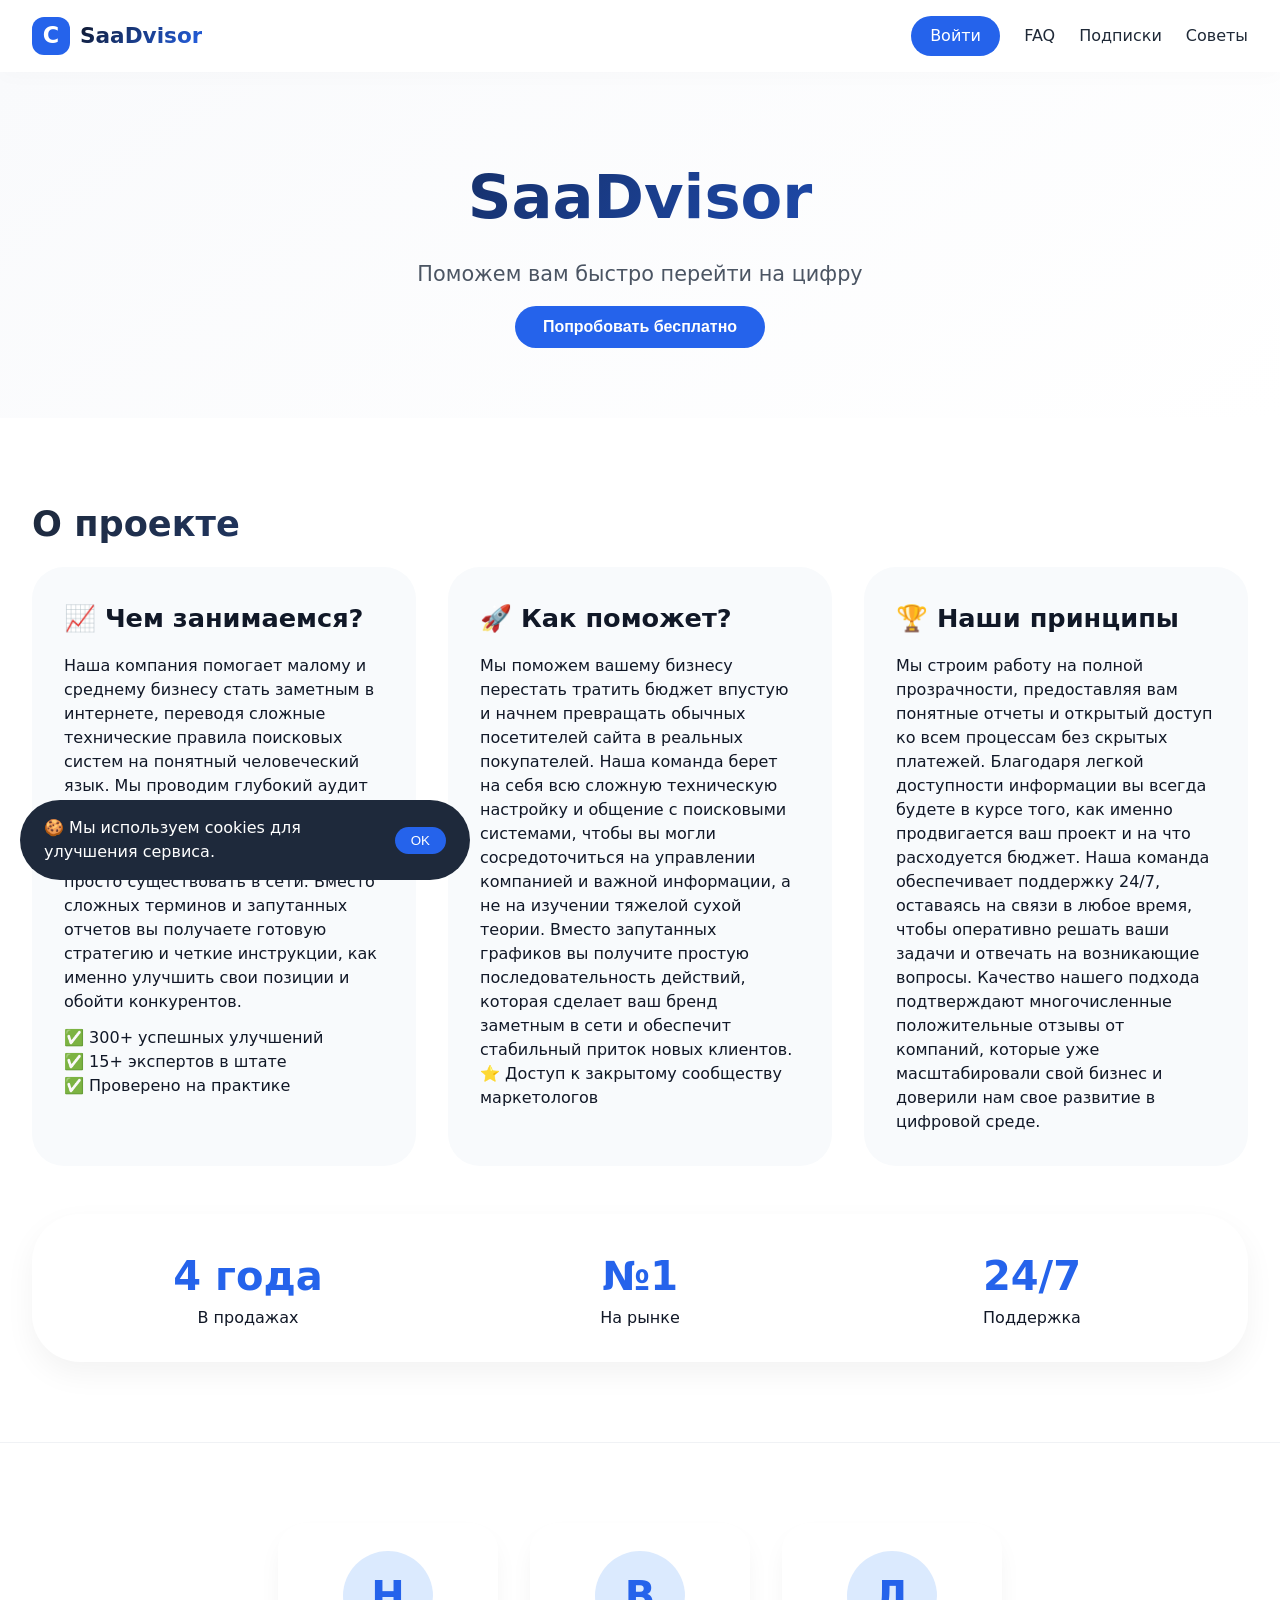
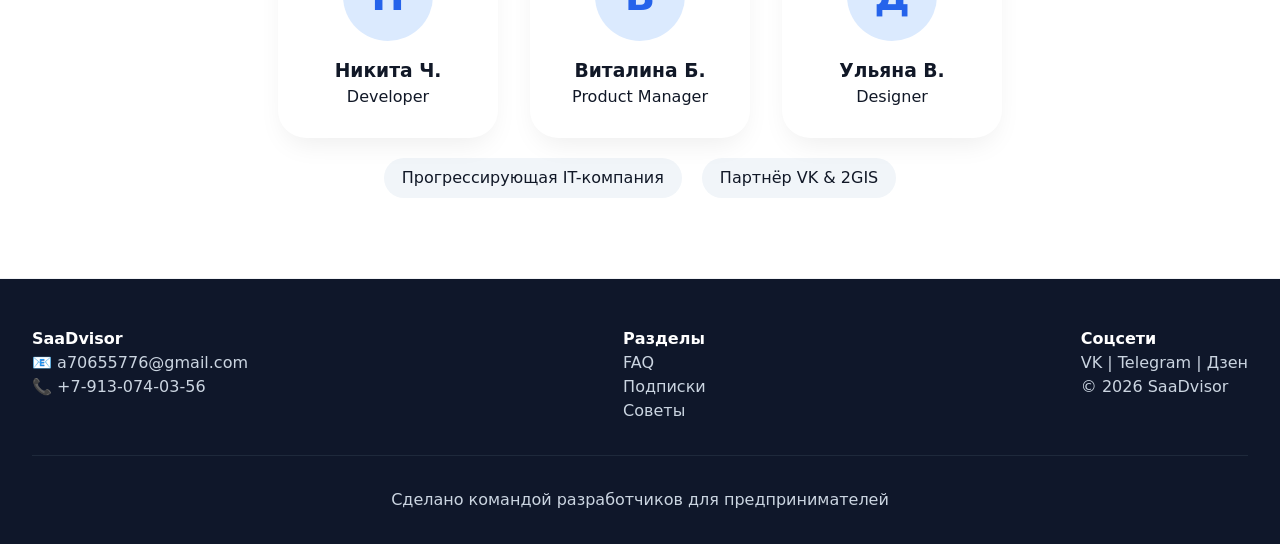
<file: proj/index.html>
<!DOCTYPE html>
<html lang="ru">
<head>
    <meta charset="UTF-8">
    <meta name="viewport" content="width=device-width, initial-scale=1.0, user-scalable=yes">
    <title>SaaDvisor — цифровой партнёр для бизнеса</title>
    <style>
        /* ==================== RESET & GLOBAL ==================== */
        * {
            margin: 0;
            padding: 0;
            box-sizing: border-box;
        }

        body {
            font-family: 'Inter', system-ui, -apple-system, 'Segoe UI', Roboto, Helvetica, sans-serif;
            background-color: #ffffff;
            color: #111827;
            line-height: 1.5;
            scroll-behavior: smooth;
            min-height: 100vh;
            display: flex;
            flex-direction: column;
        }

        .container {
            max-width: 1280px;
            margin: 0 auto;
            padding: 0 32px;
        }

        .btn-primary {
            display: inline-flex;
            align-items: center;
            justify-content: center;
            background: #2563eb;
            color: white;
            font-weight: 600;
            font-size: 1rem;
            padding: 0.75rem 1.75rem;
            border-radius: 40px;
            border: none;
            cursor: pointer;
            transition: all 0.2s ease;
            text-decoration: none;
        }
        .btn-primary:hover {
            background: #1d4ed8;
            transform: translateY(-2px);
        }
        .btn-outline {
            background: transparent;
            border: 1.5px solid #2563eb;
            color: #2563eb;
            font-weight: 600;
            padding: 0.7rem 1.7rem;
            border-radius: 40px;
            cursor: pointer;
        }
        .btn-outline:hover {
            background: #eff6ff;
        }

        section {
            padding: 80px 0;
            border-bottom: 1px solid #f0f2f5;
        }
        .section-title {
            font-size: 2.2rem;
            font-weight: 700;
            margin-bottom: 1rem;
            background: linear-gradient(135deg, #1e293b, #2563eb);
            background-clip: text;
            -webkit-background-clip: text;
            color: transparent;
        }

        /* Меню */
        .navbar {
            background: rgba(255,255,255,0.96);
            box-shadow: 0 4px 20px rgba(0,0,0,0.02);
            position: sticky;
            top: 0;
            z-index: 100;
            backdrop-filter: blur(2px);
        }
        .nav-container {
            display: flex;
            align-items: center;
            justify-content: space-between;
            flex-wrap: wrap;
            padding: 1rem 32px;
            max-width: 1400px;
            margin: 0 auto;
        }
        .logo-area {
            display: flex;
            align-items: center;
            gap: 10px;
            cursor: pointer;
            text-decoration: none;
        }
        .icon-project {
            background: #2563eb;
            width: 38px;
            height: 38px;
            border-radius: 12px;
            display: flex;
            align-items: center;
            justify-content: center;
            font-weight: 700;
            font-size: 1.4rem;
            color: white;
        }
        .project-name-menu {
            font-weight: 800;
            font-size: 1.35rem;
            background: linear-gradient(135deg, #0f172a, #2563eb);
            background-clip: text;
            -webkit-background-clip: text;
            color: transparent;
        }
        .nav-links {
            display: flex;
            align-items: center;
            gap: 1.5rem;
            flex-wrap: wrap;
        }
        .nav-links a {
            text-decoration: none;
            color: #1f2937;
            font-weight: 500;
            transition: 0.2s;
            cursor: pointer;
        }
        .nav-links a:hover {
            color: #2563eb;
        }
        .auth-btn {
            background: #2563eb;
            color: white !important;
            padding: 0.5rem 1.2rem;
            border-radius: 40px;
        }
        .auth-btn:hover {
            background: #1d4ed8;
            color: white !important;
        }
        .user-btn {
            background: #10b981;
            color: white !important;
            padding: 0.5rem 1.2rem;
            border-radius: 40px;
        }
        .user-btn:hover {
            background: #059669;
            color: white !important;
        }

        .hero {
            text-align: center;
            padding: 80px 0 70px;
            background: linear-gradient(145deg, #f9fafc 0%, #ffffff 100%);
        }
        .hero h1 {
            font-size: 3.8rem;
            font-weight: 800;
            background: linear-gradient(135deg, #0f172a, #2563eb);
            background-clip: text;
            -webkit-background-clip: text;
            color: transparent;
        }
        .hero-tagline {
            font-size: 1.3rem;
            color: #4b5563;
            margin: 1rem 0;
        }

        .info-grid {
            display: flex;
            gap: 2rem;
            flex-wrap: wrap;
        }
        .info-card {
            flex: 1;
            background: #f8fafc;
            padding: 2rem;
            border-radius: 32px;
        }
        .info-card h3 {
            font-size: 1.6rem;
            margin-bottom: 1rem;
        }

        .stats-row {
            display: flex;
            flex-wrap: wrap;
            gap: 1.5rem;
            margin-top: 3rem;
            background: #ffffff;
            border-radius: 48px;
            padding: 2rem;
            box-shadow: 0 12px 30px rgba(0,0,0,0.05);
        }
        .stat-item {
            text-align: center;
            flex: 1;
        }
        .stat-number {
            font-size: 2.5rem;
            font-weight: 800;
            color: #2563eb;
        }

        .team-grid {
            display: flex;
            gap: 2rem;
            flex-wrap: wrap;
            justify-content: center;
        }
        .team-card {
            background: white;
            border-radius: 28px;
            padding: 1.8rem;
            text-align: center;
            width: 220px;
            box-shadow: 0 12px 28px -8px rgba(0,0,0,0.08);
        }
        .team-avatar {
            width: 90px;
            height: 90px;
            background: #dbeafe;
            border-radius: 50%;
            margin: 0 auto 1rem;
            display: flex;
            align-items: center;
            justify-content: center;
            font-size: 2.5rem;
            font-weight: 600;
            color: #2563eb;
        }

        .badge-list {
            display: flex;
            flex-wrap: wrap;
            justify-content: center;
            gap: 20px;
            margin-top: 20px;
        }
        .badge {
            background: #f1f5f9;
            padding: 8px 18px;
            border-radius: 60px;
        }

        /* Модальное окно */
        .modal {
            display: none;
            position: fixed;
            top: 0;
            left: 0;
            width: 100%;
            height: 100%;
            background: rgba(0,0,0,0.5);
            z-index: 1000;
            justify-content: center;
            align-items: center;
        }
        .modal.active {
            display: flex;
        }
        .modal-content {
            background: white;
            border-radius: 32px;
            padding: 2rem;
            max-width: 400px;
            width: 90%;
        }
        .modal-content input {
            width: 100%;
            padding: 0.75rem;
            margin: 0.5rem 0;
            border: 1px solid #e2e8f0;
            border-radius: 12px;
            font-size: 1rem;
        }
        .modal-content input:focus {
            outline: none;
            border-color: #2563eb;
        }

        main {
            flex: 1;
        }

        footer {
            background: #0f172a;
            color: #cbd5e1;
            padding: 48px 0 32px;
            margin-top: 0;
        }
        .footer-inner {
            display: flex;
            flex-wrap: wrap;
            justify-content: space-between;
            gap: 2rem;
        }
        .footer-copyright {
            text-align: center;
            margin-top: 2rem;
            padding-top: 2rem;
            border-top: 1px solid #1e293b;
        }

        .cookie-banner {
            position: fixed;
            bottom: 20px;
            left: 20px;
            right: 20px;
            max-width: 450px;
            background: #1e293b;
            color: white;
            padding: 1rem 1.5rem;
            border-radius: 40px;
            display: flex;
            align-items: center;
            justify-content: space-between;
            z-index: 1000;
        }
        .cookie-btn {
            background: #2563eb;
            border: none;
            color: white;
            padding: 6px 16px;
            border-radius: 30px;
            cursor: pointer;
        }
        .hidden {
            display: none;
        }
        @keyframes fadeUp {
            from { opacity: 0; transform: translateY(20px); }
            to { opacity: 1; transform: translateY(0); }
        }
        .fade-up {
            animation: fadeUp 0.6s ease forwards;
        }

        @media (max-width: 768px) {
            .hero h1 { font-size: 2.5rem; }
            .section-title { font-size: 1.8rem; }
            .container { padding: 0 20px; }
            .nav-container { flex-direction: column; gap: 12px; }
            .nav-links { justify-content: center; }
        }
    </style>
</head>
<body>

<div class="navbar">
    <div class="nav-container">
        <a href="index.html" class="logo-area">
            <div class="icon-project">С</div>
            <span class="project-name-menu">SaaDvisor</span>
        </a>
        <div class="nav-links">
            <a href="#" id="authNavBtn" class="auth-btn">Войти</a>
            <a href="faq.html">FAQ</a>
            <a href="tariffs.html">Подписки</a>
            <a href="tips.html">Советы</a>
        </div>
    </div>
</div>

<header class="hero">
    <div class="container">
        <h1>SaaDvisor</h1>
        <div class="hero-tagline">Поможем вам быстро перейти на цифру</div>
        <button id="heroTryBtn" class="btn-primary">Попробовать бесплатно</button>
    </div>
</header>

<main>
    <section>
        <div class="container">
            <h2 class="section-title">О проекте</h2>
            <div class="info-grid">
                <div class="info-card">
                    <h3>📈 Чем занимаемся?</h3>
                    <p>Наша компания помогает малому и среднему бизнесу стать заметным в интернете, переводя сложные технические правила поисковых систем на понятный человеческий язык. Мы проводим глубокий аудит вашего сайта и исправляем ошибки в его структуре, чтобы он начал приносить реальных клиентов, а не просто существовать в сети. Вместо сложных терминов и запутанных отчетов вы получаете готовую стратегию и четкие инструкции, как именно улучшить свои позиции и обойти конкурентов.</p>
                    <p style="margin-top: 12px;">✅ 300+ успешных улучшений</p>
                    <p>✅ 15+ экспертов в штате</p>
                    <p>✅ Проверено на практике</p>
                </div>
                <div class="info-card">
                    <h3>🚀 Как поможет?</h3>
                    <p>Мы поможем вашему бизнесу перестать тратить бюджет впустую и начнем превращать обычных посетителей сайта в реальных покупателей. Наша команда берет на себя всю сложную техническую настройку и общение с поисковыми системами, чтобы вы могли сосредоточиться на управлении компанией и важной информации, а не на изучении тяжелой сухой теории. Вместо запутанных графиков вы получите простую последовательность действий, которая сделает ваш бренд заметным в сети и обеспечит стабильный приток новых клиентов.</p>
                    <p>⭐ Доступ к закрытому сообществу маркетологов</p>
                </div>
                <div class="info-card">
                    <h3>🏆 Наши принципы</h3>
                    <p>Мы строим работу на полной прозрачности, предоставляя вам понятные отчеты и открытый доступ ко всем процессам без скрытых платежей. Благодаря легкой доступности информации вы всегда будете в курсе того, как именно продвигается ваш проект и на что расходуется бюджет. Наша команда обеспечивает поддержку 24/7, оставаясь на связи в любое время, чтобы оперативно решать ваши задачи и отвечать на возникающие вопросы. Качество нашего подхода подтверждают многочисленные положительные отзывы от компаний, которые уже масштабировали свой бизнес и доверили нам свое развитие в цифровой среде.</p>
                </div>
            </div>
            <div class="stats-row">
                <div class="stat-item"><div class="stat-number">4 года</div><div>В продажах</div></div>
                <div class="stat-item"><div class="stat-number">№1</div><div>На рынке</div></div>
                <div class="stat-item"><div class="stat-number">24/7</div><div>Поддержка</div></div>
            </div>
        </div>
    </section>

    <section>
        <div class="container">
            <div class="team-grid">
                <div class="team-card">
                    <div class="team-avatar">Н</div>
                    <h3>Никита Ч.</h3>
                    <p>Developer</p>
                </div>
                <div class="team-card">
                    <div class="team-avatar">В</div>
                    <h3>Виталина Б.</h3>
                    <p>Product Manager</p>
                </div>
                <div class="team-card">
                    <div class="team-avatar">Д</div>
                    <h3>Ульяна В.</h3>
                    <p>Designer</p>
                </div>
            </div>
            <div class="badge-list">
                <span class="badge">Прогрессирующая IT-компания</span>
                <span class="badge">Партнёр VK & 2GIS</span>
            </div>
        </div>
    </section>
</main>

<footer>
    <div class="container">
        <div class="footer-inner">
            <div>
                <h4 style="color: white;">SaaDvisor</h4>
                <p>📧 a70655776@gmail.com</p>
                <p>📞 +7-913-074-03-56</p>
            </div>
            <div>
                <h4 style="color: white;">Разделы</h4>
                <ul style="list-style: none;">
                    <li>FAQ</li>
                    <li>Подписки</li>
                    <li>Советы</li>
                </ul>
            </div>
            <div>
                <h4 style="color: white;">Соцсети</h4>
                <p>VK | Telegram | Дзен</p>
                <p>© 2026 SaaDvisor</p>
            </div>
        </div>
        <div class="footer-copyright">Сделано командой разработчиков для предпринимателей</div>
    </div>
</footer>

<div id="cookieBanner" class="cookie-banner">
    <span>🍪 Мы используем cookies для улучшения сервиса.</span>
    <button id="acceptCookieBtn" class="cookie-btn">OK</button>
</div>

<!-- Модальное окно входа/регистрации -->
<div id="authModal" class="modal">
    <div class="modal-content">
        <h3 id="modalTitle">Вход</h3>
        <input type="text" id="loginUsername" placeholder="Имя пользователя">
        <input type="email" id="loginEmail" placeholder="Email (при регистрации)">
        <input type="password" id="loginPassword" placeholder="Пароль">
        <button id="submitAuthBtn" class="btn-primary" style="width:100%; margin-top:1rem;">Войти</button>
        <p style="text-align:center; margin-top:1rem;">
            <a href="#" id="switchAuthMode">Нет аккаунта? Зарегистрироваться</a>
        </p>
        <button id="closeModalBtn" class="btn-outline" style="width:100%; margin-top:0.5rem;">Закрыть</button>
    </div>
</div>

<script>
    const API_URL = 'http://localhost:8000';
    let isLoginMode = true;
    let currentUser = null;

    // ========== Работа с токеном ==========
    function setToken(token) {
        localStorage.setItem('access_token', token);
    }

    function getToken() {
        return localStorage.getItem('access_token');
    }

    function removeToken() {
        localStorage.removeItem('access_token');
        localStorage.removeItem('user_id');
        localStorage.removeItem('username');
    }

    function isAuthenticated() {
        return !!getToken();
    }

    function updateAuthButton() {
        const authBtn = document.getElementById('authNavBtn');
        if (!authBtn) return;

        if (isAuthenticated() && currentUser) {
            authBtn.textContent = currentUser.username || localStorage.getItem('username') || 'Аккаунт';
            authBtn.href = 'account.html';
            authBtn.classList.remove('auth-btn');
            authBtn.classList.add('user-btn');
        } else {
            authBtn.textContent = 'Войти';
            authBtn.href = '#';
            authBtn.classList.remove('user-btn');
            authBtn.classList.add('auth-btn');
        }
    }

    // Обработчик клика по кнопке входа (если не авторизован)
    function setupAuthButtonClick() {
        const authBtn = document.getElementById('authNavBtn');
        if (!authBtn) return;

        authBtn.onclick = (e) => {
            if (!isAuthenticated()) {
                e.preventDefault();
                // Открываем модальное окно в режиме входа
                isLoginMode = true;
                modalTitle.textContent = 'Вход';
                submitBtn.textContent = 'Войти';
                switchLink.textContent = 'Нет аккаунта? Зарегистрироваться';
                loginEmail.style.display = 'none';
                document.getElementById('loginUsername').value = '';
                document.getElementById('loginEmail').value = '';
                document.getElementById('loginPassword').value = '';
                modal.classList.add('active');
            }
            // Если авторизован - ссылка ведёт на account.html
        };
    }

    async function loadCurrentUser() {
        const token = getToken();
        if (!token) return null;
        try {
            const response = await fetch(`${API_URL}/auth/me`, {
                headers: { 'Authorization': `Bearer ${token}` }
            });
            if (response.ok) {
                currentUser = await response.json();
                localStorage.setItem('username', currentUser.username);
                updateAuthButton();
                return currentUser;
            } else {
                removeToken();
                currentUser = null;
                updateAuthButton();
            }
        } catch(e) {
            console.error('Ошибка загрузки пользователя:', e);
            // Не удаляем токен при ошибке сети, может быть сервер не запущен
        }
        return null;
    }

    // ========== Аутентификация ==========
    async function register(username, email, password) {
        const response = await fetch(`${API_URL}/auth/register`, {
            method: 'POST',
            headers: { 'Content-Type': 'application/json' },
            body: JSON.stringify({ username, email, password })
        });
        if (!response.ok) {
            const error = await response.json();
            throw new Error(error.detail || 'Ошибка регистрации');
        }
        return await response.json();
    }

    async function login(username, password) {
        const response = await fetch(`${API_URL}/auth/login`, {
            method: 'POST',
            headers: { 'Content-Type': 'application/json' },
            body: JSON.stringify({ username, password })
        });
        if (!response.ok) {
            const error = await response.json();
            throw new Error(error.detail || 'Неверное имя пользователя или пароль');
        }
        return await response.json();
    }

    // ========== Модальное окно ==========
    const modal = document.getElementById('authModal');
    const modalTitle = document.getElementById('modalTitle');
    const loginEmail = document.getElementById('loginEmail');
    const submitBtn = document.getElementById('submitAuthBtn');
    const switchLink = document.getElementById('switchAuthMode');
    const closeModalBtn = document.getElementById('closeModalBtn');

    function switchMode() {
        isLoginMode = !isLoginMode;
        if (isLoginMode) {
            modalTitle.textContent = 'Вход';
            submitBtn.textContent = 'Войти';
            switchLink.textContent = 'Нет аккаунта? Зарегистрироваться';
            loginEmail.style.display = 'none';
        } else {
            modalTitle.textContent = 'Регистрация';
            submitBtn.textContent = 'Зарегистрироваться';
            switchLink.textContent = 'Уже есть аккаунт? Войти';
            loginEmail.style.display = 'block';
        }
        // Очищаем поля при переключении
        document.getElementById('loginUsername').value = '';
        document.getElementById('loginEmail').value = '';
        document.getElementById('loginPassword').value = '';
    }

    if (switchLink) {
        switchLink.onclick = (e) => {
            e.preventDefault();
            switchMode();
        };
    }

    if (closeModalBtn) {
        closeModalBtn.onclick = () => {
            modal.classList.remove('active');
        };
    }

    // Закрытие модального окна при клике вне его
    modal.addEventListener('click', (e) => {
        if (e.target === modal) {
            modal.classList.remove('active');
        }
    });

    if (submitBtn) {
        submitBtn.onclick = async () => {
            const username = document.getElementById('loginUsername').value.trim();
            const password = document.getElementById('loginPassword').value;

            if (!username || !password) {
                alert('Заполните все поля');
                return;
            }

            // Блокируем кнопку на время запроса
            submitBtn.disabled = true;
            submitBtn.textContent = isLoginMode ? 'Вход...' : 'Регистрация...';

            try {
                if (isLoginMode) {
                    const data = await login(username, password);
                    setToken(data.access_token);
                    localStorage.setItem('user_id', data.user_id);
                    localStorage.setItem('username', username);
                    currentUser = { id: data.user_id, username: username };
                    updateAuthButton();
                    modal.classList.remove('active');
                    alert('Вход выполнен успешно!');
                    window.location.href = 'account.html';
                } else {
                    const email = document.getElementById('loginEmail').value.trim();
                    if (!email) {
                        alert('Введите email');
                        submitBtn.disabled = false;
                        submitBtn.textContent = 'Зарегистрироваться';
                        return;
                    }
                    const data = await register(username, email, password);
                    setToken(data.access_token);
                    localStorage.setItem('user_id', data.user_id);
                    localStorage.setItem('username', username);
                    currentUser = { id: data.user_id, username: username };
                    updateAuthButton();
                    modal.classList.remove('active');
                    alert('Регистрация выполнена успешно!');
                    window.location.href = 'account.html';
                }
            } catch(e) {
                alert(e.message);
            } finally {
                submitBtn.disabled = false;
                submitBtn.textContent = isLoginMode ? 'Войти' : 'Зарегистрироваться';
            }
        };
    }

    // ========== Кнопка "Попробовать бесплатно" ==========
    const heroTryBtn = document.getElementById('heroTryBtn');
    if (heroTryBtn) {
        heroTryBtn.addEventListener('click', () => {
            if (isAuthenticated()) {
                window.location.href = 'account.html';
            } else {
                // Открываем модальное окно в режиме РЕГИСТРАЦИИ
                isLoginMode = false;
                modalTitle.textContent = 'Регистрация';
                submitBtn.textContent = 'Зарегистрироваться';
                switchLink.textContent = 'Уже есть аккаунт? Войти';
                loginEmail.style.display = 'block';
                document.getElementById('loginUsername').value = '';
                document.getElementById('loginEmail').value = '';
                document.getElementById('loginPassword').value = '';
                modal.classList.add('active');
            }
        });
    }

    // ========== Cookie баннер ==========
    function setCookie(name, value, days) {
        let expires = "";
        if (days) {
            const date = new Date();
            date.setTime(date.getTime() + (days * 24 * 60 * 60 * 1000));
            expires = "; expires=" + date.toUTCString();
        }
        document.cookie = name + "=" + (value || "") + expires + "; path=/";
    }

    function getCookie(name) {
        let nameEQ = name + "=";
        let ca = document.cookie.split(';');
        for(let i=0; i < ca.length; i++) {
            let c = ca[i];
            while (c.charAt(0) === ' ') c = c.substring(1, c.length);
            if (c.indexOf(nameEQ) === 0) return c.substring(nameEQ.length, c.length);
        }
        return null;
    }

    const cookieBanner = document.getElementById('cookieBanner');
    const acceptBtn = document.getElementById('acceptCookieBtn');
    if (getCookie('cookies_consent') === 'true') {
        if (cookieBanner) cookieBanner.classList.add('hidden');
    }
    if (acceptBtn) {
        acceptBtn.addEventListener('click', () => {
            setCookie('cookies_consent', 'true', 365);
            if (cookieBanner) cookieBanner.classList.add('hidden');
        });
    }

    // ========== Анимация при скролле ==========
    const fadeElements = document.querySelectorAll('.info-card, .team-card, .stats-row');
    const observer = new IntersectionObserver((entries) => {
        entries.forEach(entry => {
            if (entry.isIntersecting) {
                entry.target.classList.add('fade-up');
                observer.unobserve(entry.target);
            }
        });
    }, { threshold: 0.1 });
    fadeElements.forEach(el => observer.observe(el));
    document.querySelector('.hero')?.classList.add('fade-up');

    // ========== Инициализация ==========
    // Сначала настраиваем обработчик кнопки входа
    setupAuthButtonClick();
    // Затем загружаем пользователя (если токен есть)
    loadCurrentUser();
</script>
</body>
</html>
</file>
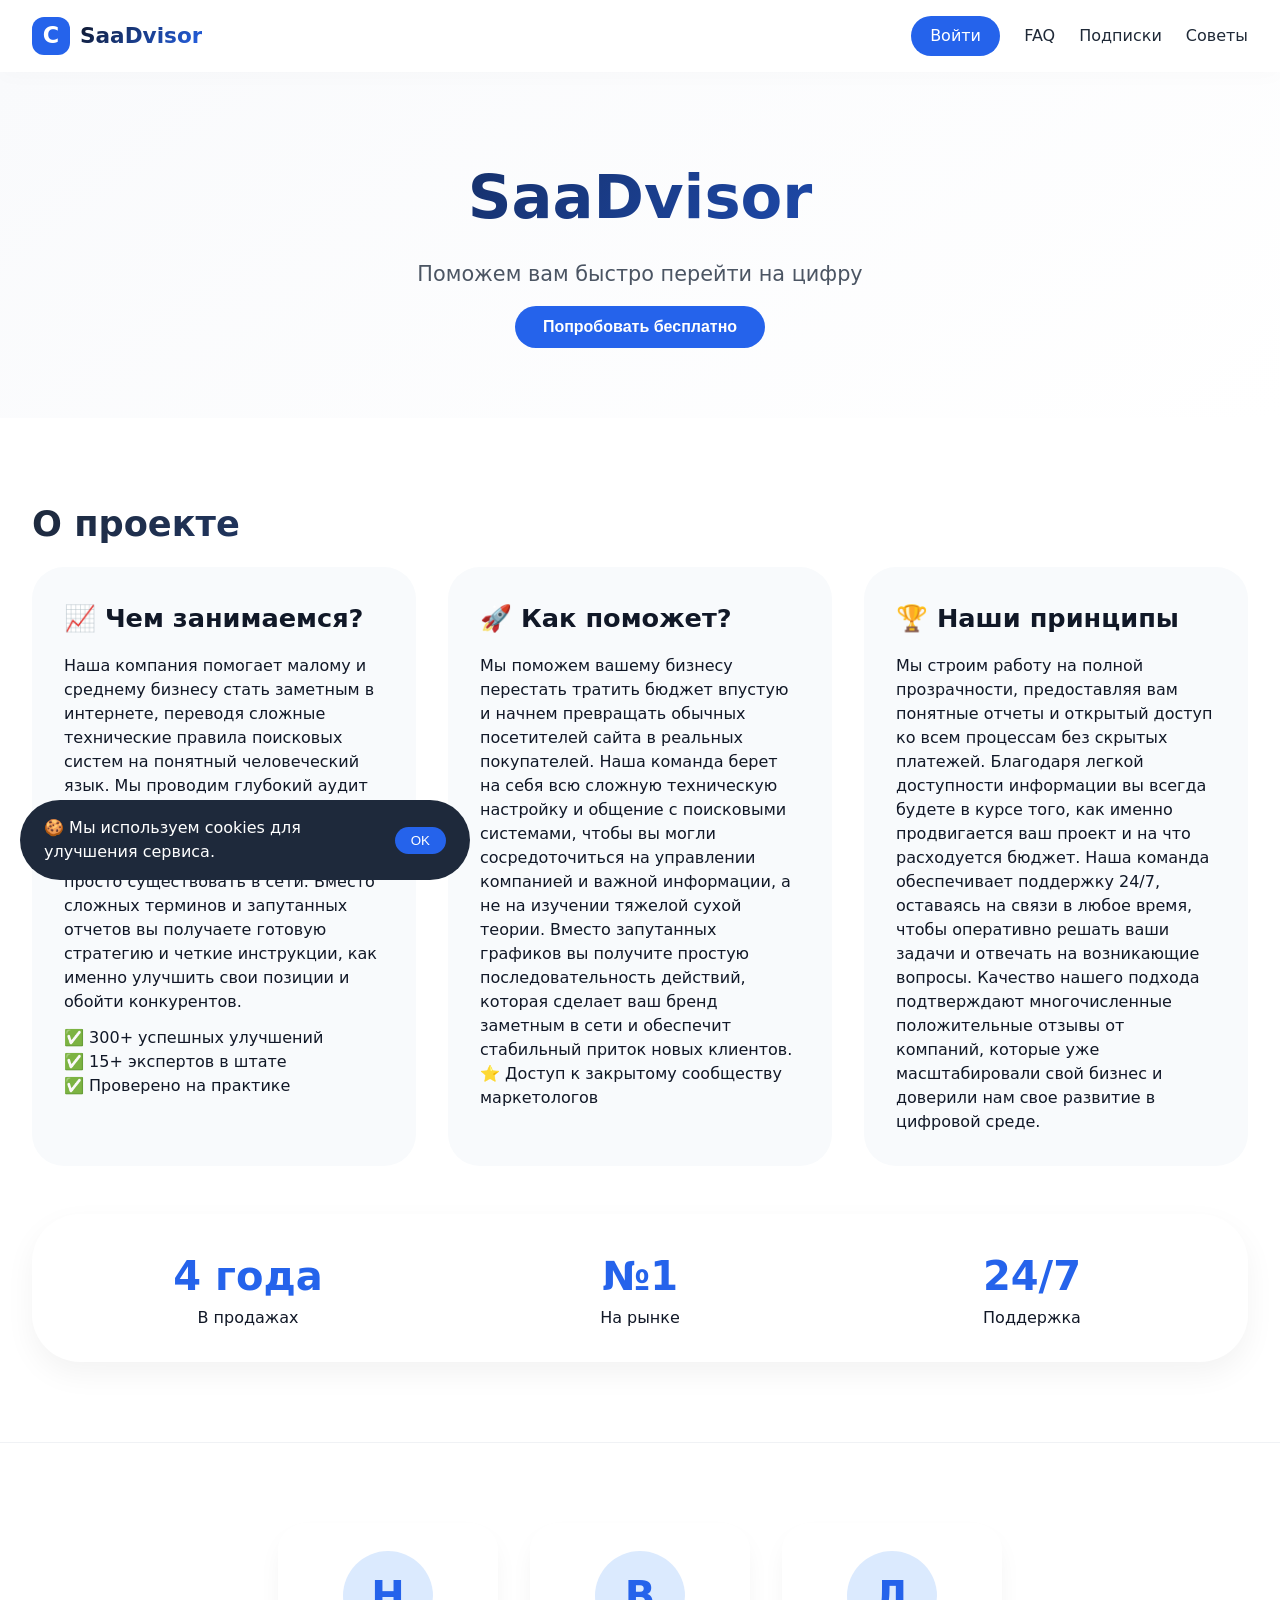
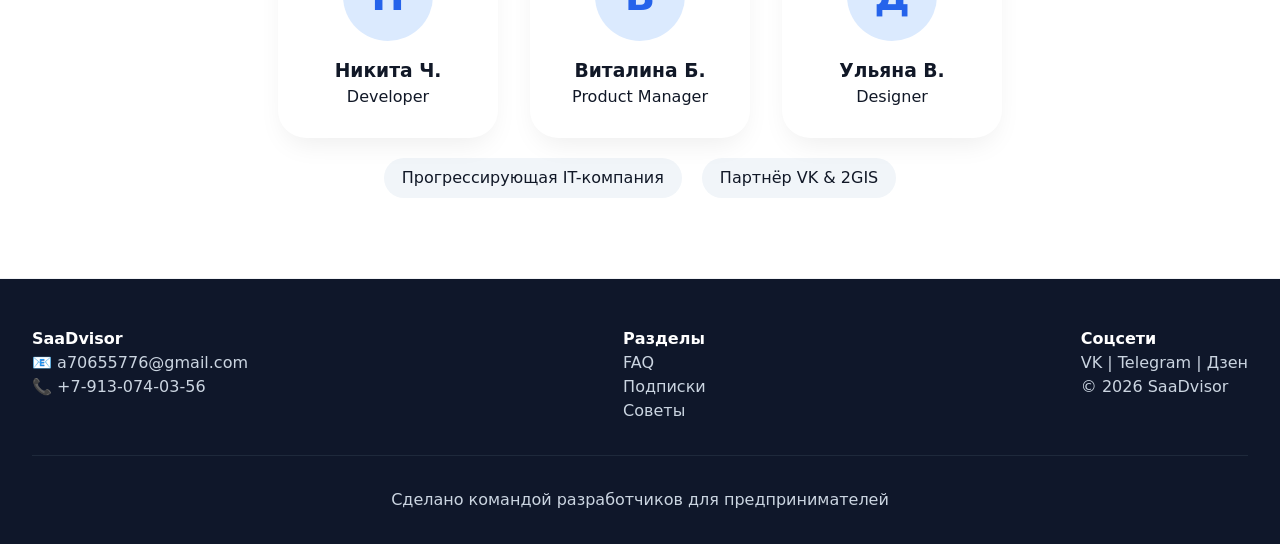
<file: proj/account.html>
<!DOCTYPE html>
<html lang="ru">
<head>
    <meta charset="UTF-8">
    <meta name="viewport" content="width=device-width, initial-scale=1.0">
    <title>Личный кабинет — SaaDvisor</title>
    <style>
        * {
            margin: 0;
            padding: 0;
            box-sizing: border-box;
        }
        body {
            font-family: 'Inter', system-ui, sans-serif;
            background: #f5f7fb;
            color: #111827;
        }
        .container {
            max-width: 1280px;
            margin: 0 auto;
            padding: 0 32px;
        }
        .navbar {
            background: white;
            box-shadow: 0 4px 20px rgba(0,0,0,0.02);
            position: sticky;
            top: 0;
            z-index: 100;
        }
        .nav-container {
            display: flex;
            align-items: center;
            justify-content: space-between;
            padding: 1rem 32px;
            max-width: 1400px;
            margin: 0 auto;
        }
        .logo-area {
            display: flex;
            align-items: center;
            gap: 10px;
            text-decoration: none;
        }
        .icon-project {
            background: #2563eb;
            width: 38px;
            height: 38px;
            border-radius: 12px;
            display: flex;
            align-items: center;
            justify-content: center;
            font-weight: 700;
            font-size: 1.4rem;
            color: white;
        }
        .project-name-menu {
            font-weight: 800;
            font-size: 1.35rem;
            background: linear-gradient(135deg, #0f172a, #2563eb);
            background-clip: text;
            -webkit-background-clip: text;
            color: transparent;
        }
        .nav-links {
            display: flex;
            gap: 1.5rem;
        }
        .nav-links a {
            text-decoration: none;
            color: #1f2937;
            font-weight: 500;
        }
        .nav-links a:hover {
            color: #2563eb;
        }
        .logout-btn {
            background: #ef4444;
            color: white !important;
            padding: 0.5rem 1rem;
            border-radius: 40px;
        }
        .btn-primary {
            background: #2563eb;
            color: white;
            padding: 0.75rem 1.5rem;
            border-radius: 40px;
            border: none;
            cursor: pointer;
            font-weight: 600;
        }
        .btn-outline {
            background: transparent;
            border: 1.5px solid #2563eb;
            color: #2563eb;
            padding: 0.7rem 1.5rem;
            border-radius: 40px;
            cursor: pointer;
            font-weight: 600;
        }
        .account-header {
            background: linear-gradient(135deg, #667eea 0%, #764ba2 100%);
            border-radius: 32px;
            padding: 2rem;
            color: white;
            margin: 2rem 0;
        }
        .business-card {
            background: white;
            border-radius: 24px;
            padding: 1.5rem;
            margin-bottom: 1rem;
            display: flex;
            justify-content: space-between;
            align-items: center;
            flex-wrap: wrap;
            gap: 1rem;
            box-shadow: 0 4px 12px rgba(0,0,0,0.05);
        }
        .business-name {
            font-size: 1.2rem;
            font-weight: 700;
        }
        .business-actions {
            display: flex;
            gap: 0.75rem;
        }
        .add-business-form {
            background: white;
            border-radius: 24px;
            padding: 1.5rem;
            margin-top: 2rem;
        }
        .add-business-form input {
            padding: 0.75rem;
            border: 1px solid #e2e8f0;
            border-radius: 12px;
            margin-right: 0.5rem;
        }
        footer {
            background: #0f172a;
            color: #cbd5e1;
            padding: 48px 0 32px;
            margin-top: 3rem;
        }
        .footer-inner {
            display: flex;
            flex-wrap: wrap;
            justify-content: space-between;
            gap: 2rem;
        }
        .footer-copyright {
            text-align: center;
            margin-top: 2rem;
            padding-top: 2rem;
            border-top: 1px solid #1e293b;
        }
        .cookie-banner {
            position: fixed;
            bottom: 20px;
            left: 20px;
            background: #1e293b;
            color: white;
            padding: 1rem;
            border-radius: 40px;
            display: flex;
            gap: 1rem;
            z-index: 1000;
        }
        .hidden { display: none; }
    </style>
</head>
<body>

<div class="navbar">
    <div class="nav-container">
        <a href="index.html" class="logo-area">
            <div class="icon-project">С</div>
            <span class="project-name-menu">SaaDvisor</span>
        </a>
        <div class="nav-links">
            <a href="index.html">Главная</a>
            <a href="faq.html">FAQ</a>
            <a href="tariffs.html">Подписки</a>
            <a href="tips.html">Советы</a>
            <a href="#" id="logoutBtn" class="logout-btn">Выйти</a>
        </div>
    </div>
</div>

<main>
    <div class="container">
        <div class="account-header">
            <h1 id="userName">Загрузка...</h1>
            <p id="userEmail"></p>
        </div>

        <h2>Мои компании</h2>
        <div id="businessesList"></div>

        <div class="add-business-form">
            <h3>➕ Добавить компанию</h3>
            <input type="text" id="businessName" placeholder="Название компании">
            <input type="text" id="businessCity" placeholder="Город">
            <input type="text" id="businessPhone" placeholder="Телефон">
            <input type="text" id="businessWebsite" placeholder="Сайт">
            <button id="addBusinessBtn" class="btn-primary">Добавить</button>
        </div>
    </div>
</main>

<footer>
    <div class="container">
        <div class="footer-inner">
            <div><h4 style="color: white;">SaaDvisor</h4><p>📧 hello@saadvisor.ru</p></div>
            <div><h4 style="color: white;">Разделы</h4><ul style="list-style: none;"><li>FAQ</li><li>Подписки</li><li>Советы</li></ul></div>
            <div><h4 style="color: white;">Соцсети</h4><p>VK | Telegram | Дзен</p><p>© 2026 SaaDvisor</p></div>
        </div>
        <div class="footer-copyright">Сделано командой разработчиков для предпринимателей</div>
    </div>
</footer>

<div id="cookieBanner" class="cookie-banner">
    <span>🍪 Мы используем cookies</span>
    <button id="acceptCookieBtn" class="cookie-btn">OK</button>
</div>

<script>
    const API_URL = 'http://localhost:8000';

    function getToken() {
        return localStorage.getItem('access_token');
    }

    function isAuthenticated() {
        const token = getToken();
        if (!token) {
            window.location.href = 'index.html';
            return false;
        }
        return true;
    }

    async function apiRequest(endpoint, options = {}) {
        const token = getToken();
        const response = await fetch(`${API_URL}${endpoint}`, {
            ...options,
            headers: {
                'Content-Type': 'application/json',
                'Authorization': `Bearer ${token}`,
                ...options.headers
            }
        });
        if (response.status === 401) {
            localStorage.removeItem('access_token');
            window.location.href = 'index.html';
            throw new Error('Не авторизован');
        }
        return response;
    }

    async function loadUserAndBusinesses() {
        try {
            const userResp = await apiRequest('/auth/me');
            if (userResp.ok) {
                const user = await userResp.json();
                document.getElementById('userName').textContent = user.username;
                document.getElementById('userEmail').textContent = user.email;
            }

            const businessesResp = await apiRequest('/businesses');
            if (businessesResp.ok) {
                const businesses = await businessesResp.json();
                const container = document.getElementById('businessesList');
                container.innerHTML = '';

                for (const biz of businesses) {
                    const card = document.createElement('div');
                    card.className = 'business-card';
                    card.innerHTML = `
                        <div>
                            <div class="business-name">${biz.name}</div>
                            <div style="color: #6b7280; font-size:0.9rem;">${biz.city || 'Город не указан'} | ${biz.phone || 'Телефон не указан'}</div>
                            ${biz.website ? `<div style="font-size:0.8rem;">🌐 ${biz.website}</div>` : ''}
                        </div>
                        <div class="business-actions">
                            <button class="btn-outline" onclick="startAnalysis(${biz.id})">📊 Начать анализ</button>
                            <button class="btn-primary" onclick="openChat(${biz.id}, '${biz.name}')">💬 Чат с ИИ</button>
                        </div>
                    `;
                    container.appendChild(card);
                }
            }
        } catch(e) {
            console.error(e);
        }
    }

    window.startAnalysis = function(businessId) {
        window.location.href = `analysis.html?id=${businessId}`;
    };

    window.openChat = function(businessId, businessName) {
        window.location.href = `chat.html?business_id=${businessId}&name=${encodeURIComponent(businessName)}`;
    };

    document.getElementById('addBusinessBtn')?.addEventListener('click', async () => {
        const name = document.getElementById('businessName').value;
        const city = document.getElementById('businessCity').value;
        const phone = document.getElementById('businessPhone').value;
        const website = document.getElementById('businessWebsite').value;

        if (!name) {
            alert('Введите название компании');
            return;
        }

        const response = await apiRequest('/businesses', {
            method: 'POST',
            body: JSON.stringify({ name, city, phone, website, business_type: 'other' })
        });

        if (response.ok) {
            alert('Компания добавлена');
            document.getElementById('businessName').value = '';
            document.getElementById('businessCity').value = '';
            document.getElementById('businessPhone').value = '';
            document.getElementById('businessWebsite').value = '';
            loadUserAndBusinesses();
        } else {
            alert('Ошибка добавления');
        }
    });

    document.getElementById('logoutBtn')?.addEventListener('click', () => {
        localStorage.removeItem('access_token');
        window.location.href = 'index.html';
    });

    function setCookie(name, value, days) {
        let expires = "";
        if (days) {
            const date = new Date();
            date.setTime(date.getTime() + (days * 24 * 60 * 60 * 1000));
            expires = "; expires=" + date.toUTCString();
        }
        document.cookie = name + "=" + (value || "") + expires + "; path=/";
    }
    function getCookie(name) {
        let nameEQ = name + "=";
        let ca = document.cookie.split(';');
        for(let i=0; i < ca.length; i++) {
            let c = ca[i];
            while (c.charAt(0) === ' ') c = c.substring(1, c.length);
            if (c.indexOf(nameEQ) === 0) return c.substring(nameEQ.length, c.length);
        }
        return null;
    }
    const cookieBanner = document.getElementById('cookieBanner');
    const acceptBtn = document.getElementById('acceptCookieBtn');
    if (getCookie('cookies_consent') === 'true') {
        cookieBanner?.classList.add('hidden');
    }
    if (acceptBtn) {
        acceptBtn.addEventListener('click', () => {
            setCookie('cookies_consent', 'true', 365);
            cookieBanner.classList.add('hidden');
        });
    }

    if (isAuthenticated()) {
        loadUserAndBusinesses();
    }
</script>
</body>
</html>
</file>
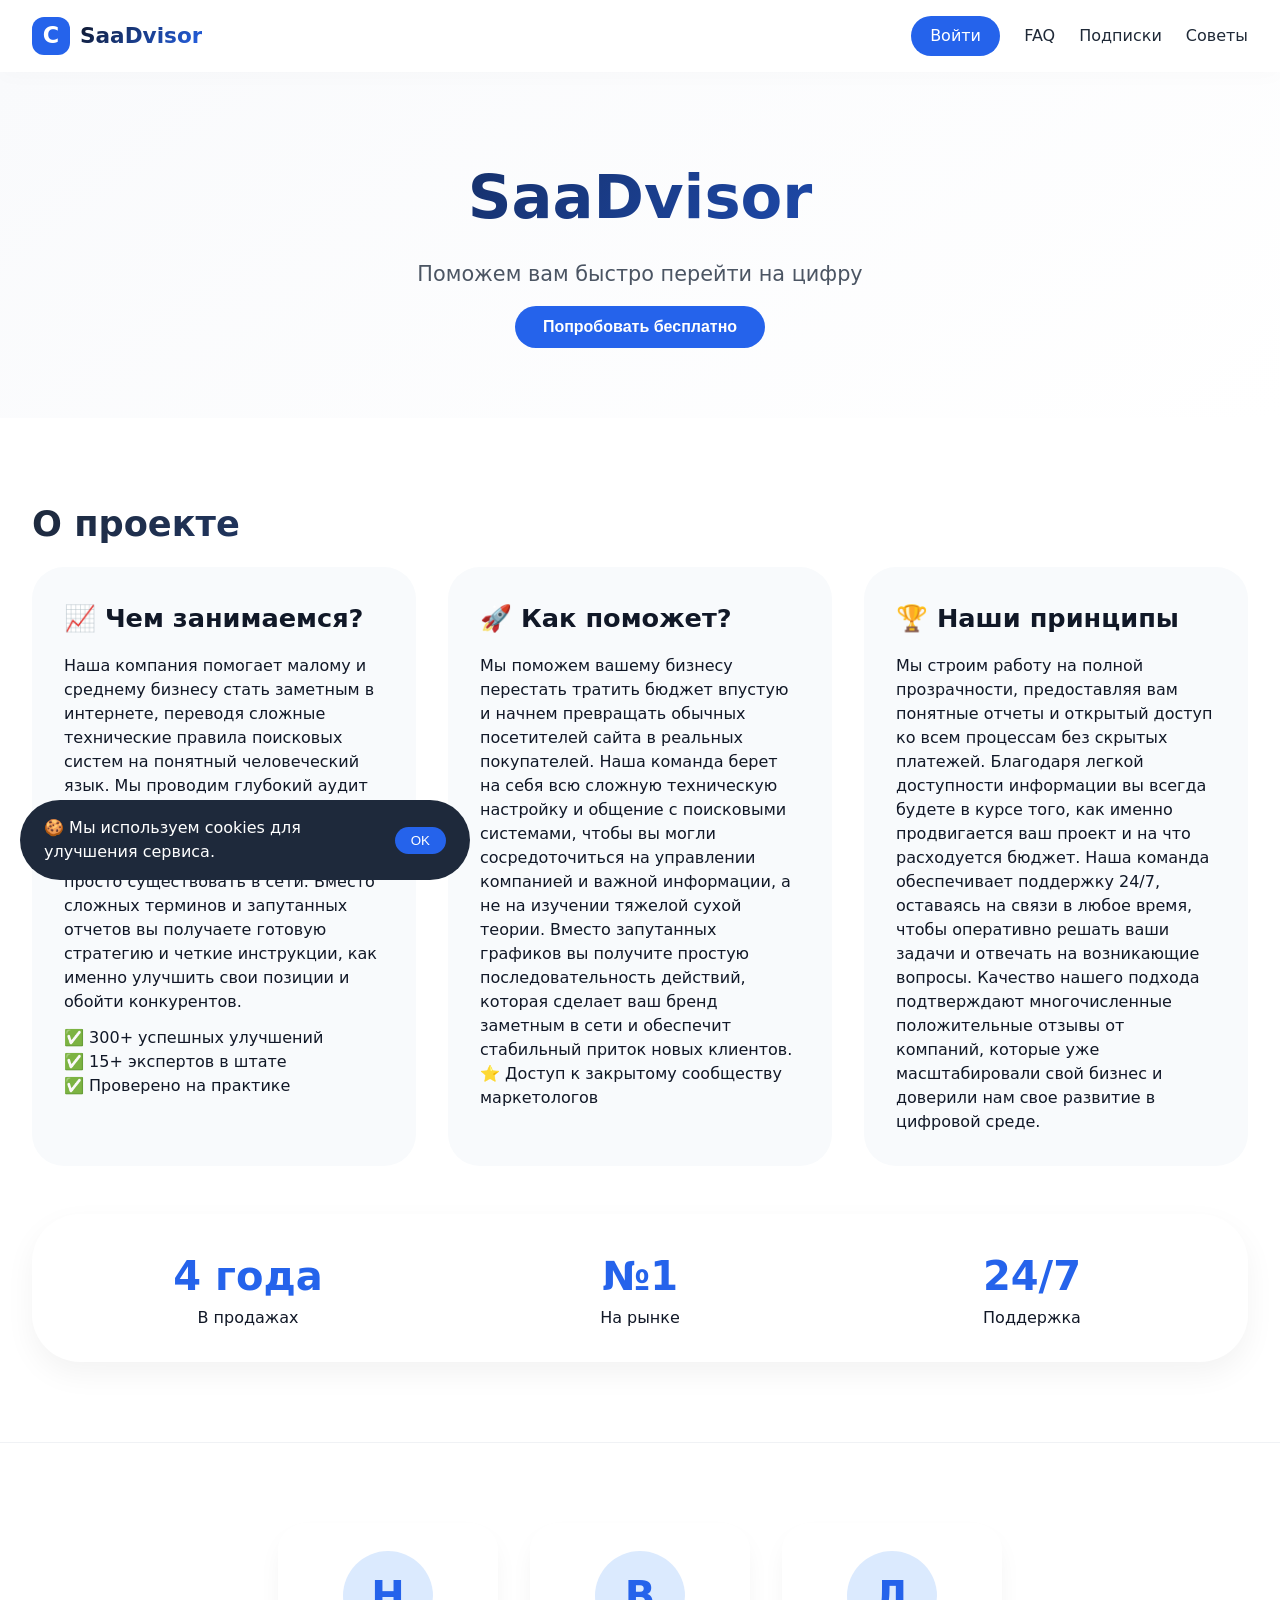
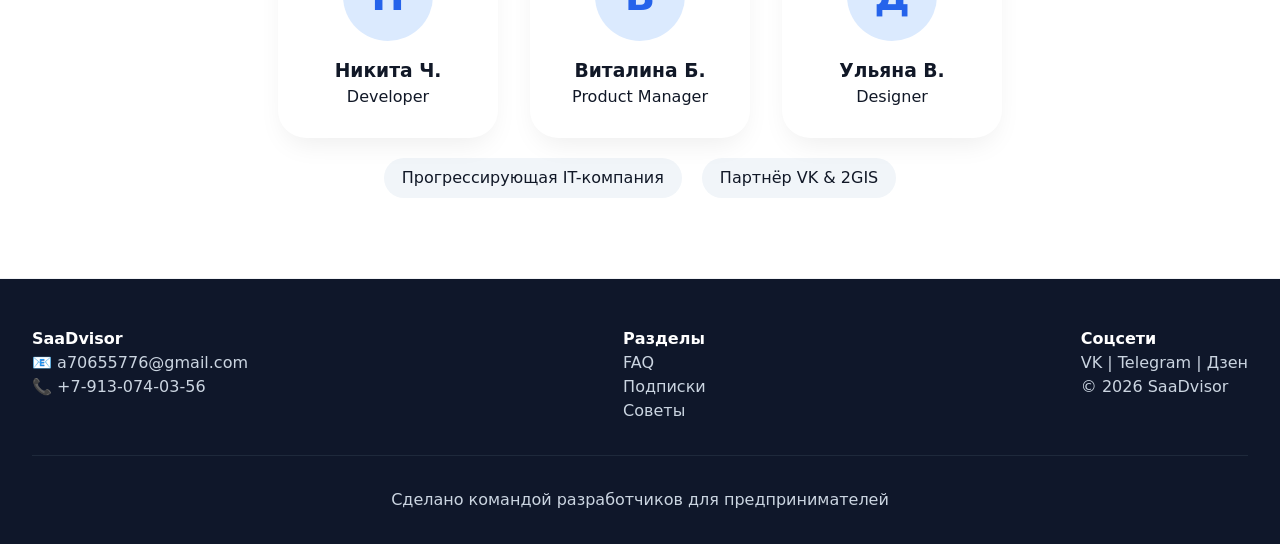
<file: proj/analysis.html>
<!DOCTYPE html>
<html lang="ru">
<head>
    <meta charset="UTF-8">
    <meta name="viewport" content="width=device-width, initial-scale=1.0">
    <title>Анализ бизнеса — SaaDvisor</title>
    <style>
        * {
            margin: 0;
            padding: 0;
            box-sizing: border-box;
        }
        body {
            font-family: 'Inter', system-ui, sans-serif;
            background: #f5f7fb;
            min-height: 100vh;
            display: flex;
            flex-direction: column;
        }
        .container {
            max-width: 1400px;
            margin: 0 auto;
            padding: 0 32px;
        }
        .navbar {
            background: white;
            box-shadow: 0 4px 20px rgba(0,0,0,0.02);
            padding: 1rem 2rem;
        }
        .nav-container {
            display: flex;
            align-items: center;
            justify-content: space-between;
            max-width: 1400px;
            margin: 0 auto;
        }
        .logo-area {
            display: flex;
            align-items: center;
            gap: 10px;
            text-decoration: none;
        }
        .icon-project {
            background: #2563eb;
            width: 38px;
            height: 38px;
            border-radius: 12px;
            display: flex;
            align-items: center;
            justify-content: center;
            font-weight: 700;
            font-size: 1.4rem;
            color: white;
        }
        .project-name-menu {
            font-weight: 800;
            font-size: 1.35rem;
            background: linear-gradient(135deg, #0f172a, #2563eb);
            background-clip: text;
            -webkit-background-clip: text;
            color: transparent;
        }
        .nav-links {
            display: flex;
            gap: 1.5rem;
        }
        .nav-links a {
            text-decoration: none;
            color: #1f2937;
            font-weight: 500;
        }
        .back-btn {
            background: #e2e8f0;
            padding: 0.5rem 1.2rem;
            border-radius: 40px;
            text-decoration: none;
            color: #1f2937;
        }
        .btn-primary {
            background: #2563eb;
            color: white;
            padding: 0.75rem 1.5rem;
            border-radius: 40px;
            border: none;
            cursor: pointer;
            font-weight: 600;
        }
        .btn-outline {
            background: transparent;
            border: 1.5px solid #2563eb;
            color: #2563eb;
            padding: 0.5rem 1rem;
            border-radius: 40px;
            cursor: pointer;
            font-weight: 500;
        }
        .analysis-layout {
            display: flex;
            gap: 2rem;
            margin: 2rem 0;
            flex: 1;
        }
        .history-sidebar {
            width: 300px;
            flex-shrink: 0;
            background: white;
            border-radius: 24px;
            padding: 1.5rem;
            height: fit-content;
            box-shadow: 0 4px 12px rgba(0,0,0,0.05);
        }
        .history-sidebar h3 {
            margin-bottom: 1rem;
            font-size: 1.2rem;
        }
        .new-audit-top {
            margin-bottom: 1.5rem;
        }
        .new-audit-top button {
            width: 100%;
        }
        .history-list {
            list-style: none;
            max-height: 400px;
            overflow-y: auto;
        }
        .history-item {
            padding: 0.75rem;
            border-bottom: 1px solid #e2e8f0;
            cursor: pointer;
            transition: background 0.2s;
            border-radius: 12px;
            margin-bottom: 0.5rem;
        }
        .history-item:hover {
            background: #f1f5f9;
        }
        .history-item.active {
            background: #e0e7ff;
            border-left: 3px solid #2563eb;
        }
        .history-date {
            font-size: 0.75rem;
            color: #6b7280;
        }
        .history-score {
            font-weight: 700;
            color: #2563eb;
        }
        .main-content {
            flex: 1;
        }
        .score-card {
            background: linear-gradient(135deg, #667eea 0%, #764ba2 100%);
            border-radius: 32px;
            padding: 2rem;
            color: white;
            margin-bottom: 2rem;
            text-align: center;
        }
        .score-number {
            font-size: 4rem;
            font-weight: 800;
        }
        .criteria-grid {
            display: grid;
            gap: 1.5rem;
            margin: 2rem 0;
        }
        .criteria-card {
            background: white;
            border-radius: 24px;
            padding: 1.5rem;
            box-shadow: 0 4px 12px rgba(0,0,0,0.05);
        }
        .criteria-header {
            display: flex;
            justify-content: space-between;
            align-items: center;
            margin-bottom: 1rem;
            flex-wrap: wrap;
        }
        .criteria-name {
            font-size: 1.2rem;
            font-weight: 700;
        }
        .criteria-score {
            font-size: 1.5rem;
            font-weight: 800;
            color: #2563eb;
        }
        .criteria-max {
            font-size: 0.9rem;
            color: #6b7280;
        }
        .issue-list {
            background: #fef2f2;
            padding: 0.75rem;
            border-radius: 12px;
            margin-top: 0.5rem;
        }
        .issue-item {
            color: #dc2626;
            font-size: 0.9rem;
            padding: 0.25rem 0;
        }
        .recommendation {
            background: #EEF5FF;
            padding: 1rem;
            border-radius: 16px;
            margin-bottom: 1rem;
        }
        .recommendation-title {
            font-weight: 700;
            color: #07509F;
        }
        .loading-container {
            text-align: center;
            padding: 3rem;
            background: white;
            border-radius: 24px;
        }
        .spinner {
            width: 50px;
            height: 50px;
            border: 4px solid #e2e8f0;
            border-top-color: #2563eb;
            border-radius: 50%;
            animation: spin 1s linear infinite;
            margin: 0 auto 1rem;
        }
        @keyframes spin {
            to { transform: rotate(360deg); }
        }
        .progress-bar {
            width: 100%;
            height: 8px;
            background: #e2e8f0;
            border-radius: 4px;
            margin: 1rem 0;
            overflow: hidden;
        }
        .progress-fill {
            width: 0%;
            height: 100%;
            background: #2563eb;
            border-radius: 4px;
            transition: width 0.3s ease;
        }
        .status-message {
            color: #6b7280;
            margin: 0.5rem 0;
        }
        footer {
            background: #0f172a;
            color: #cbd5e1;
            padding: 48px 0 32px;
            margin-top: 3rem;
        }
        .footer-inner {
            display: flex;
            flex-wrap: wrap;
            justify-content: space-between;
            gap: 2rem;
        }
        .footer-copyright {
            text-align: center;
            margin-top: 2rem;
            padding-top: 2rem;
            border-top: 1px solid #1e293b;
        }
        .cookie-banner {
            position: fixed;
            bottom: 20px;
            left: 20px;
            background: #1e293b;
            color: white;
            padding: 1rem;
            border-radius: 40px;
            display: flex;
            gap: 1rem;
            z-index: 1000;
        }
        .hidden { display: none; }
        .error-message {
            background: #fef2f2;
            color: #dc2626;
            padding: 1rem;
            border-radius: 16px;
            margin: 1rem 0;
        }
        @media (max-width: 900px) {
            .analysis-layout { flex-direction: column; }
            .history-sidebar { width: 100%; }
        }
    </style>
</head>
<body>

<div class="navbar">
    <div class="nav-container">
        <a href="account.html" class="logo-area">
            <div class="icon-project">С</div>
            <span class="project-name-menu">SaaDvisor</span>
        </a>
        <div class="nav-links">
            <a href="account.html" class="back-btn">← Назад в аккаунт</a>
        </div>
    </div>
</div>

<main style="flex: 1;">
    <div class="container">
        <div class="analysis-layout">
            <!-- Левая панель с историей -->
            <div class="history-sidebar" id="historySidebar">
                <div class="new-audit-top">
                    <button id="newAuditBtn" class="btn-primary">🔄 Новый анализ</button>
                </div>
                <h3>📋 История анализов</h3>
                <div id="historyList" class="history-list">
                    <div style="text-align: center; color: #6b7280; padding: 1rem;">
                        Загрузка истории...
                    </div>
                </div>
            </div>

            <!-- Основной контент -->
            <div class="main-content">
                <div id="analysisContent">
                    <div class="loading-container" id="loadingContainer">
                        <div class="spinner"></div>
                        <h3>🔄 Запуск анализа бизнеса...</h3>
                        <div class="progress-bar">
                            <div class="progress-fill" id="progressFill"></div>
                        </div>
                        <div class="status-message" id="statusMessage">Подготовка к анализу...</div>
                        <p style="color: #f59e0b; margin-top: 1rem;">⏱️ Это может занять от 1 до 2 минут</p>
                    </div>
                </div>
            </div>
        </div>
    </div>
</main>

<footer>
    <div class="container">
        <div class="footer-inner">
            <div><h4 style="color: white;">SaaDvisor</h4><p>📧 hello@saadvisor.ru</p></div>
            <div><h4 style="color: white;">Разделы</h4><ul style="list-style: none;"><li>FAQ</li><li>Подписки</li><li>Советы</li></ul></div>
            <div><h4 style="color: white;">Соцсети</h4><p>VK | Telegram | Дзен</p><p>© 2026 SaaDvisor</p></div>
        </div>
        <div class="footer-copyright">Сделано командой разработчиков для предпринимателей</div>
    </div>
</footer>

<div id="cookieBanner" class="cookie-banner">
    <span>🍪 Мы используем cookies</span>
    <button id="acceptCookieBtn" class="cookie-btn">OK</button>
</div>

<script>
    const API_URL = 'http://localhost:8000';
    const urlParams = new URLSearchParams(window.location.search);
    const businessId = urlParams.get('id');

    let allAudits = [];
    let currentAuditId = null;
    let progressInterval = null;
    let progressValue = 0;
    let isRunningAudit = false;

    let statusMessages = [
        '📡 Проверяем наличие сайта...',
        '🔍 Анализируем SEO и мета-теги...',
        '⚡ Тестируем скорость загрузки...',
        '🗺️ Ищем компанию в 2ГИС...',
        '📱 Анализируем VK сообщество...',
        '🤖 Генерируем рекомендации с помощью ИИ...',
        '📊 Формируем отчёт...'
    ];
    let statusIndex = 0;

    function getToken() {
        return localStorage.getItem('access_token');
    }

    function isAuthenticated() {
        const token = getToken();
        if (!token) {
            window.location.href = 'index.html';
            return false;
        }
        return true;
    }

    async function apiRequest(endpoint, options = {}) {
        const token = getToken();
        const response = await fetch(`${API_URL}${endpoint}`, {
            ...options,
            headers: {
                'Content-Type': 'application/json',
                'Authorization': `Bearer ${token}`,
                ...options.headers
            }
        });
        if (response.status === 401) {
            localStorage.removeItem('access_token');
            window.location.href = 'index.html';
            throw new Error('Не авторизован');
        }
        return response;
    }

    async function getAllAudits() {
        try {
            const response = await apiRequest(`/businesses/${businessId}/audits`);
            if (response.ok) {
                return await response.json();
            }
        } catch(e) {
            console.log('No audits endpoint');
        }
        return [];
    }

    function startProgressSimulation() {
        progressValue = 0;
        statusIndex = 0;
        isRunningAudit = true;

        if (progressInterval) clearInterval(progressInterval);

        const progressFill = document.getElementById('progressFill');
        const statusMessage = document.getElementById('statusMessage');

        progressInterval = setInterval(() => {
            if (progressValue < 90) {
                progressValue += Math.random() * 3;
                if (progressValue > 90) progressValue = 90;
                if (progressFill) progressFill.style.width = progressValue + '%';
            }

            if (statusIndex < statusMessages.length) {
                if (statusMessage) statusMessage.textContent = statusMessages[statusIndex];
                statusIndex++;
            }
        }, 5000);
    }

    function stopProgressSimulation() {
        if (progressInterval) {
            clearInterval(progressInterval);
            progressInterval = null;
        }
        isRunningAudit = false;
        const progressFill = document.getElementById('progressFill');
        if (progressFill) progressFill.style.width = '100%';
        const statusMessage = document.getElementById('statusMessage');
        if (statusMessage) statusMessage.textContent = '✅ Анализ завершён!';
    }

    async function startNewAudit() {
        console.log('🚀 Starting new audit...');
        try {
            const response = await apiRequest(`/audit/${businessId}`, { method: 'POST' });
            const data = await response.json();
            console.log('✅ Audit started:', data);
            return data.audit_id;
        } catch(e) {
            console.error('❌ Error starting audit:', e);
            throw e;
        }
    }

    async function getAuditResults(auditId = null) {
        let url = `/audit/${businessId}/results`;
        if (auditId) url += `?audit_id=${auditId}`;
        const response = await apiRequest(url);
        if (response.status === 404) {
            return null;
        }
        if (!response.ok) {
            throw new Error('Ошибка получения результатов');
        }
        return await response.json();
    }

    async function waitForAudit(maxAttempts = 60, interval = 2000) {
        console.log('⏳ Waiting for audit to complete...');

        for (let i = 0; i < maxAttempts; i++) {
            try {
                const results = await getAuditResults();
                if (results && results.score !== undefined && results.score !== null) {
                    console.log('✅ Audit results ready! Score:', results.score);
                    return results;
                }
            } catch(e) {
                console.log(`⏳ Attempt ${i + 1}/${maxAttempts} - audit not ready yet`);
            }

            if (progressValue < 95) {
                progressValue += 1.5;
                const progressFill = document.getElementById('progressFill');
                if (progressFill) progressFill.style.width = Math.min(progressValue, 95) + '%';
            }

            if (i % 3 === 0 && i > 0) {
                const statusMessage = document.getElementById('statusMessage');
                if (statusMessage) {
                    const elapsedSeconds = i * 2;
                    const minutes = Math.floor(elapsedSeconds / 60);
                    const seconds = elapsedSeconds % 60;
                    statusMessage.textContent = `⏳ Анализ выполняется... (${minutes}:${seconds.toString().padStart(2, '0')})`;
                }
            }

            await new Promise(resolve => setTimeout(resolve, interval));
        }
        throw new Error('Аудит не завершился вовремя');
    }

    function escapeHtml(text) {
        if (!text) return '';
        const div = document.createElement('div');
        div.textContent = text;
        return div.innerHTML;
    }

    function safeString(value, defaultValue = '') {
        if (value === undefined || value === null) return defaultValue;
        if (typeof value === 'string') return value;
        if (Array.isArray(value)) return value.join('\n');
        return String(value);
    }

    function renderAnalysis(audit) {
        const details = audit.details || {};

        const criteriaMap = {
            'website': { name: '🌐 Сайт и SEO', maxScore: 35 },
            'vk': { name: '📱 VK Сообщество', maxScore: 30 },
            '2gis': { name: '🗺️ 2ГИС', maxScore: 15 }
        };

        let html = `
            <div class="score-card">
                <div class="score-number">${audit.score}/100</div>
                <div>Общая оценка цифрового присутствия</div>
                <div style="font-size: 0.8rem; margin-top: 0.5rem;">Анализ от ${new Date(audit.created_at).toLocaleString()}</div>
            </div>
            <h2>📋 Детальный разбор</h2>
            <div class="criteria-grid">
        `;

        for (const [key, config] of Object.entries(criteriaMap)) {
            const result = details[key] || {};
            let score = result.score || 0;
            const maxScore = config.maxScore;

            if (score > maxScore) score = maxScore;

            const issues = result.issues || [];
            const data = result.data || {};

            html += `
                <div class="criteria-card">
                    <div class="criteria-header">
                        <div class="criteria-name">${config.name}</div>
                        <div><span class="criteria-score">${score}</span><span class="criteria-max">/${maxScore}</span></div>
                    </div>
            `;

            if (key === 'website' && data.has_website) {
                html += `<div>🔗 Сайт: ${escapeHtml(data.website_url || 'не указан')}</div>`;
                if (data.speed_score) html += `<div>⚡ Скорость: ${data.speed_score} баллов</div>`;
                if (data.meta_tags_score) html += `<div>📝 Мета-теги: ${data.meta_tags_score} баллов</div>`;
                if (data.content_score) html += `<div>📄 Качество контента: ${data.content_score}/15</div>`;
                if (data.search_position) {
                    html += `<div>🔍 Позиция в Google: ${data.search_position} место</div>`;
                }
            }

            if (key === 'vk' && data.has_group) {
                html += `<div>👥 Подписчиков: ${data.members_count || 0}</div>`;
                if (data.last_post_date_str) html += `<div>📅 Последний пост: ${data.last_post_date_str}</div>`;
                if (data.posts_count) html += `<div>📊 Постов за 30 дней: ${data.posts_count}</div>`;
                html += `<div>📈 Активность: ${data.activity_level === 'high' ? 'Высокая' : data.activity_level === 'medium' ? 'Средняя' : data.activity_level === 'low' ? 'Низкая' : 'Нет'}</div>`;
            }

            if (key === '2gis' && data.has_page) {
                html += `<div>⭐ Рейтинг: ${data.rating || 'нет'}</div>`;
                html += `<div>💬 Отзывов: ${data.reviews_count || 0}</div>`;
                if (data.address) html += `<div>📍 Адрес: ${escapeHtml(data.address)}</div>`;
                if (data.phones && data.phones.length) html += `<div>📞 Телефоны: ${data.phones.join(', ')}</div>`;
            }

            if (issues.length > 0) {
                html += `<div class="issue-list">${issues.map(issue => `<div class="issue-item">⚠️ ${escapeHtml(issue)}</div>`).join('')}</div>`;
            }

            html += `</div>`;
        }

        html += `</div>`;

        if (audit.recommendations && audit.recommendations.length) {
            html += `<h2>💡 Рекомендации по улучшению</h2>`;
            for (const rec of audit.recommendations) {
                const urgencyColor = rec.urgency === 'critical' ? '#dc2626' : rec.urgency === 'high' ? '#f59e0b' : '#10b981';
                let actionText = safeString(rec.action, 'Нет конкретных шагов');
                let titleText = safeString(rec.title, 'Рекомендация');
                let descText = safeString(rec.description, 'Нет описания');
                let impactText = safeString(rec.expected_impact, 'Ожидаемый результат не указан');

                html += `
                    <div class="recommendation">
                        <div class="recommendation-title">${escapeHtml(titleText)}</div>
                        <div style="margin: 0.5rem 0;">${escapeHtml(descText)}</div>
                        <div style="background: #f1f5f9; padding: 0.75rem; border-radius: 12px; margin-top: 0.5rem;">
                            <strong>📌 Что делать:</strong><br>${escapeHtml(actionText).replace(/\n/g, '<br>')}
                        </div>
                        <div style="margin-top: 0.5rem; font-size: 0.85rem;">
                            <span style="color: ${urgencyColor}">● ${rec.urgency === 'critical' ? 'Срочно' : rec.urgency === 'high' ? 'Важно' : 'Рекомендуется'}</span>
                            &nbsp;| 🎯 ${escapeHtml(impactText)}
                        </div>
                    </div>
                `;
            }
        }

        document.getElementById('analysisContent').innerHTML = html;
    }

    function renderHistoryList(audits, currentId) {
        const container = document.getElementById('historyList');
        if (!audits || audits.length === 0) {
            container.innerHTML = '<div style="text-align: center; color: #6b7280; padding: 1rem;">Нет завершённых анализов</div>';
            return;
        }

        container.innerHTML = audits.map(audit => `
            <div class="history-item ${currentId === audit.id ? 'active' : ''}" data-audit-id="${audit.id}">
                <div><strong>${audit.score}/100</strong> <span class="history-score">${audit.score >= 70 ? '🌟' : audit.score >= 40 ? '📈' : '⚠️'}</span></div>
                <div class="history-date">${new Date(audit.created_at).toLocaleString()}</div>
            </div>
        `).join('');

        document.querySelectorAll('.history-item').forEach(item => {
            item.addEventListener('click', async () => {
                const auditId = parseInt(item.dataset.auditId);
                await loadAuditById(auditId);
            });
        });
    }

    async function loadAuditById(auditId) {
        if (isRunningAudit) {
            alert('Сначала дождитесь завершения текущего анализа');
            return;
        }

        showLoading('Загрузка сохранённого анализа...');

        try {
            const response = await apiRequest(`/audit/${businessId}/results?audit_id=${auditId}`);
            if (response.ok) {
                const audit = await response.json();
                currentAuditId = audit.id;
                renderAnalysis(audit);
                renderHistoryList(allAudits, currentAuditId);
            } else {
                throw new Error('Не удалось загрузить анализ');
            }
        } catch(e) {
            document.getElementById('analysisContent').innerHTML = `
                <div class="error-message">
                    <h3>❌ Ошибка загрузки</h3>
                    <p>${escapeHtml(e.message)}</p>
                </div>
            `;
        }
    }

    async function loadHistory() {
        try {
            const response = await apiRequest(`/businesses/${businessId}/audits`);
            if (response.ok) {
                allAudits = await response.json();
                allAudits.sort((a, b) => new Date(b.created_at) - new Date(a.created_at));
                renderHistoryList(allAudits, null);
                return allAudits;
            }
        } catch(e) {
            console.log('History endpoint not available');
        }
        return [];
    }

    function showLoading(message) {
        document.getElementById('analysisContent').innerHTML = `
            <div class="loading-container">
                <div class="spinner"></div>
                <h3>${message}</h3>
                <p style="color: #f59e0b; margin-top: 1rem;">⏱️ Это может занять до 2 минут</p>
            </div>
        `;
    }

    async function runNewAnalysis() {
        if (isRunningAudit) {
            alert('Анализ уже выполняется. Пожалуйста, подождите.');
            return;
        }

        showLoading('🔄 Запуск нового анализа...');
        startProgressSimulation();

        try {
            await startNewAudit();
            const auditResults = await waitForAudit();
            stopProgressSimulation();
            currentAuditId = auditResults.id;
            renderAnalysis(auditResults);

            await loadHistory();
            renderHistoryList(allAudits, currentAuditId);

        } catch(e) {
            stopProgressSimulation();
            document.getElementById('analysisContent').innerHTML = `
                <div class="error-message">
                    <h3>❌ Ошибка анализа</h3>
                    <p>${escapeHtml(e.message)}</p>
                    <button class="btn-primary retry-btn" onclick="location.reload()">🔄 Попробовать снова</button>
                </div>
            `;
        }
    }

    // Cookie handling
    function setCookie(name, value, days) {
        let expires = "";
        if (days) {
            const date = new Date();
            date.setTime(date.getTime() + (days * 24 * 60 * 60 * 1000));
            expires = "; expires=" + date.toUTCString();
        }
        document.cookie = name + "=" + (value || "") + expires + "; path=/";
    }

    function getCookie(name) {
        let nameEQ = name + "=";
        let ca = document.cookie.split(';');
        for(let i=0; i < ca.length; i++) {
            let c = ca[i];
            while (c.charAt(0) === ' ') c = c.substring(1, c.length);
            if (c.indexOf(nameEQ) === 0) return c.substring(nameEQ.length, c.length);
        }
        return null;
    }

    const cookieBanner = document.getElementById('cookieBanner');
    const acceptBtn = document.getElementById('acceptCookieBtn');
    if (getCookie('cookies_consent') === 'true') {
        cookieBanner?.classList.add('hidden');
    }
    if (acceptBtn) {
        acceptBtn.addEventListener('click', () => {
            setCookie('cookies_consent', 'true', 365);
            cookieBanner.classList.add('hidden');
        });
    }

    document.getElementById('newAuditBtn')?.addEventListener('click', runNewAnalysis);

    if (isAuthenticated() && businessId) {
        loadHistory().then(audits => {
            if (audits && audits.length > 0) {
                loadAuditById(audits[0].id);
            } else {
                runNewAnalysis();
            }
        });
    } else if (!businessId) {
        document.getElementById('analysisContent').innerHTML = '<div class="error-message">❌ Компания не выбрана</div>';
    }
</script>
</body>
</html>
</file>
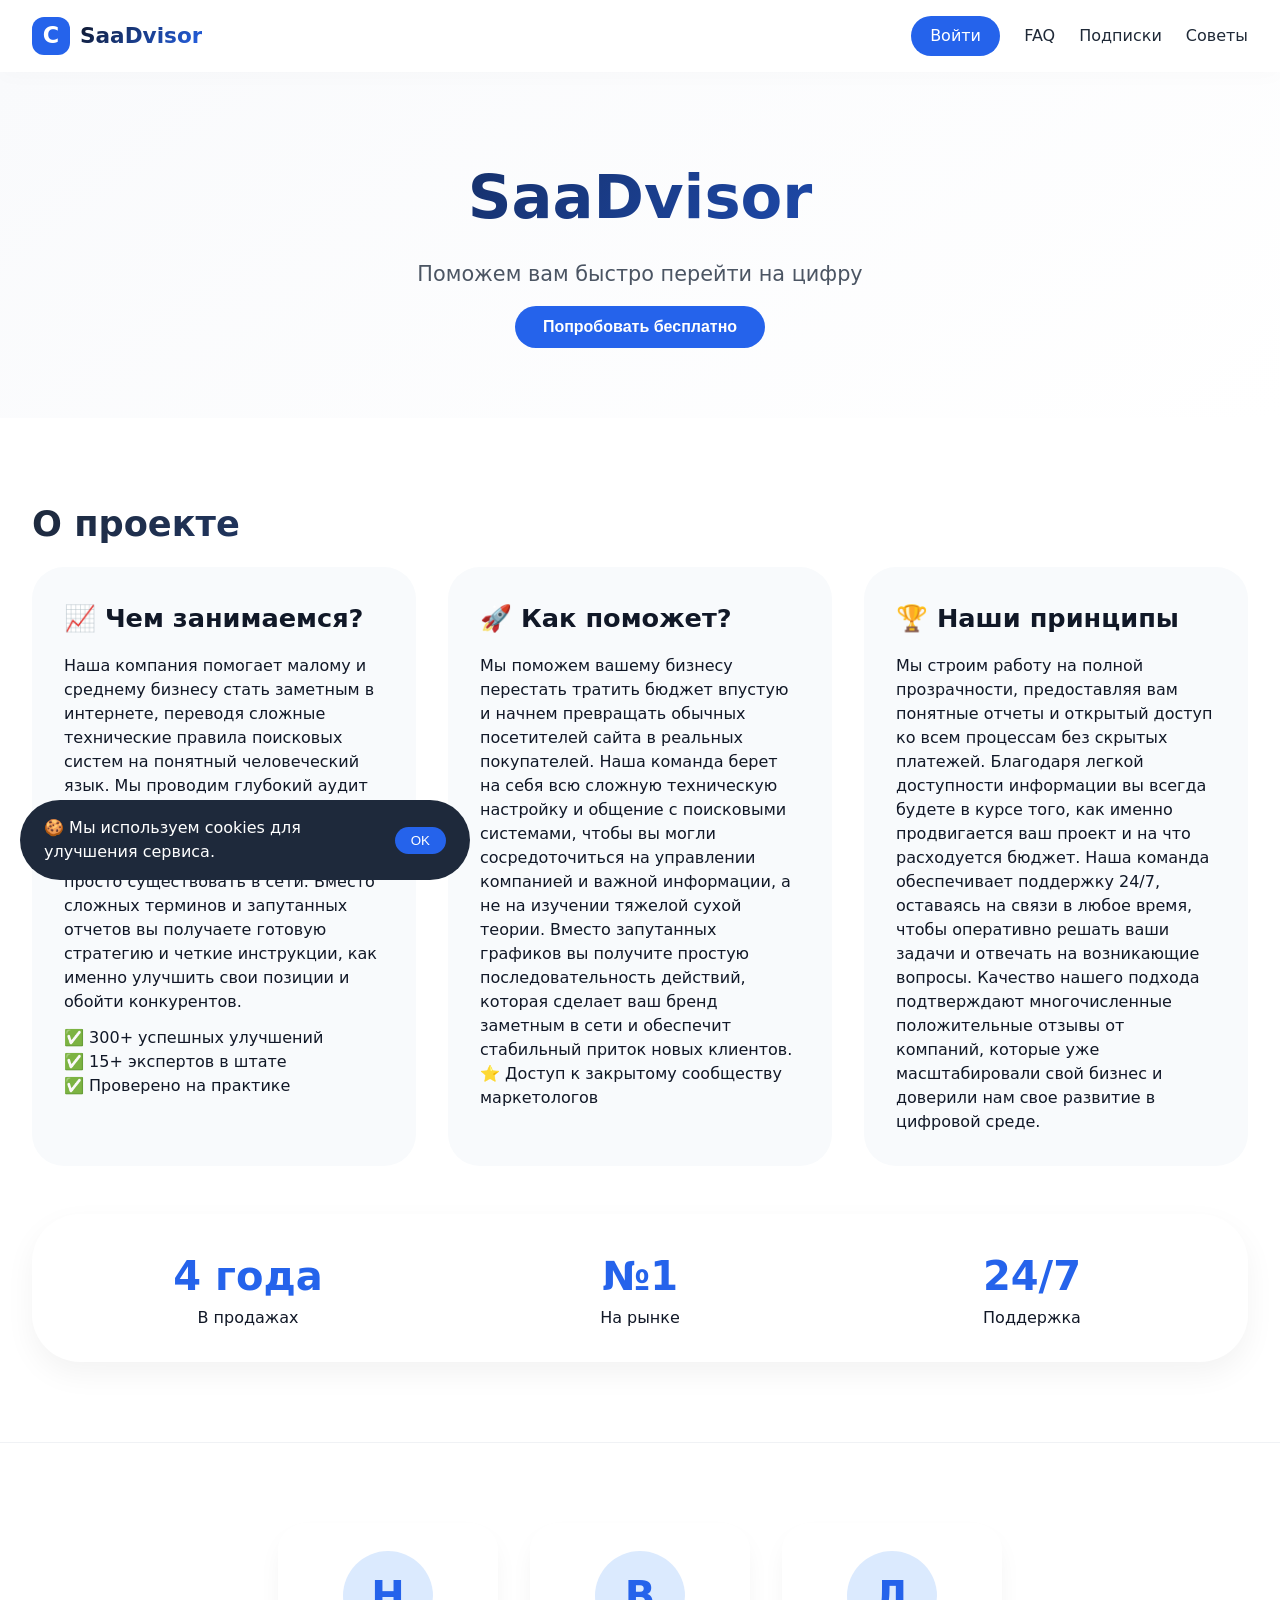
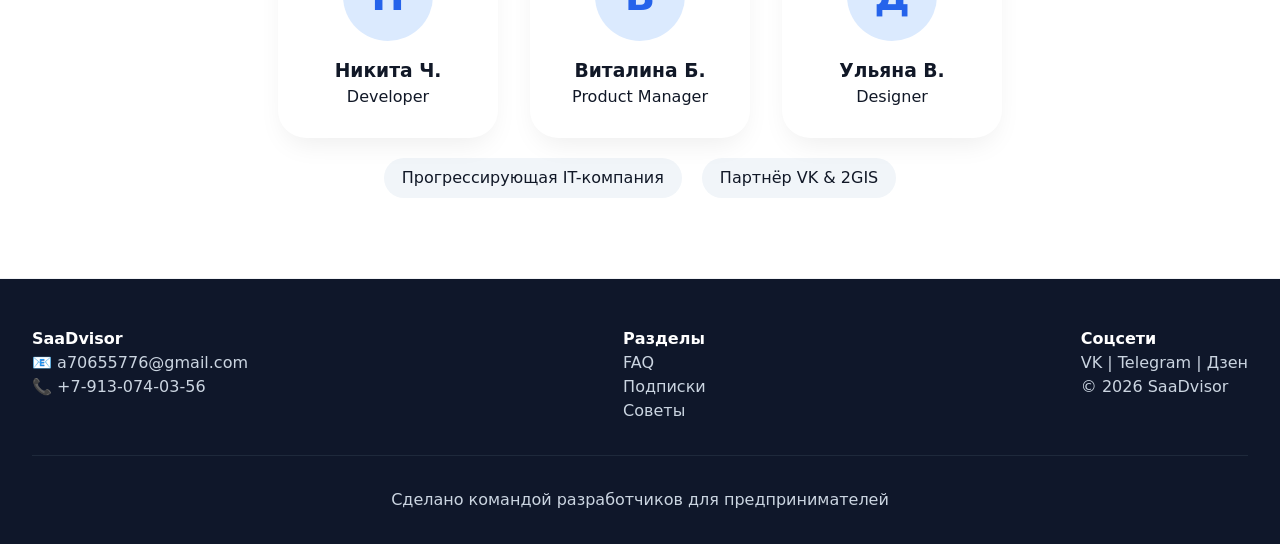
<file: proj/chat.html>
<!DOCTYPE html>
<html lang="ru">
<head>
    <meta charset="UTF-8">
    <meta name="viewport" content="width=device-width, initial-scale=1.0">
    <title>Чат с ИИ — SaaDvisor</title>
    <style>
        * {
            margin: 0;
            padding: 0;
            box-sizing: border-box;
        }
        body {
            font-family: 'Inter', system-ui, sans-serif;
            background: #f5f7fb;
            height: 100vh;
            display: flex;
            flex-direction: column;
        }
        .navbar {
            background: white;
            box-shadow: 0 4px 20px rgba(0,0,0,0.02);
            padding: 1rem 2rem;
            flex-shrink: 0;
        }
        .nav-container {
            display: flex;
            align-items: center;
            justify-content: space-between;
            max-width: 1400px;
            margin: 0 auto;
        }
        .logo-area {
            display: flex;
            align-items: center;
            gap: 10px;
            text-decoration: none;
        }
        .icon-project {
            background: #2563eb;
            width: 38px;
            height: 38px;
            border-radius: 12px;
            display: flex;
            align-items: center;
            justify-content: center;
            font-weight: 700;
            font-size: 1.4rem;
            color: white;
        }
        .project-name-menu {
            font-weight: 800;
            font-size: 1.35rem;
            background: linear-gradient(135deg, #0f172a, #2563eb);
            background-clip: text;
            -webkit-background-clip: text;
            color: transparent;
        }
        .back-btn {
            background: #e2e8f0;
            padding: 0.5rem 1.2rem;
            border-radius: 40px;
            text-decoration: none;
            color: #1f2937;
            font-weight: 500;
        }
        .chat-container {
            flex: 1;
            max-width: 1000px;
            margin: 0 auto;
            width: 100%;
            display: flex;
            flex-direction: column;
            padding: 1rem;
            overflow: hidden;
        }
        .business-context {
            background: #e0e7ff;
            padding: 0.75rem 1rem;
            border-radius: 16px;
            margin-bottom: 1rem;
            font-size: 0.9rem;
            flex-shrink: 0;
        }
        .messages-area {
            flex: 1;
            overflow-y: auto;
            padding: 1rem;
            background: white;
            border-radius: 24px;
            margin-bottom: 1rem;
            box-shadow: 0 4px 12px rgba(0,0,0,0.05);
        }
        .message {
            margin-bottom: 1rem;
            display: flex;
        }
        .message.user {
            justify-content: flex-end;
        }
        .message.assistant {
            justify-content: flex-start;
        }
        .message-content {
            max-width: 70%;
            padding: 0.75rem 1rem;
            border-radius: 20px;
            line-height: 1.4;
        }
        .message.user .message-content {
            background: #2563eb;
            color: white;
            border-bottom-right-radius: 4px;
        }
        .message.assistant .message-content {
            background: #f1f5f9;
            color: #1f2937;
            border-bottom-left-radius: 4px;
        }
        .input-area {
            display: flex;
            gap: 0.75rem;
            background: white;
            padding: 1rem;
            border-radius: 60px;
            box-shadow: 0 4px 12px rgba(0,0,0,0.05);
            flex-shrink: 0;
        }
        .input-area input {
            flex: 1;
            padding: 0.75rem 1rem;
            border: 1px solid #e2e8f0;
            border-radius: 40px;
            font-size: 1rem;
            outline: none;
        }
        .input-area input:focus {
            border-color: #2563eb;
        }
        .input-area button {
            background: #2563eb;
            color: white;
            border: none;
            padding: 0.75rem 1.5rem;
            border-radius: 40px;
            cursor: pointer;
            font-weight: 600;
        }
        .input-area button:disabled {
            background: #94a3b8;
            cursor: not-allowed;
        }
        .typing-indicator {
            color: #94a3b8;
            font-style: italic;
            padding: 0.5rem;
            display: flex;
            align-items: center;
            gap: 8px;
        }
        .typing-dot {
            width: 8px;
            height: 8px;
            background: #94a3b8;
            border-radius: 50%;
            animation: typing 1.4s infinite;
        }
        .typing-dot:nth-child(2) { animation-delay: 0.2s; }
        .typing-dot:nth-child(3) { animation-delay: 0.4s; }
        @keyframes typing {
            0%, 60%, 100% { transform: translateY(0); opacity: 0.4; }
            30% { transform: translateY(-10px); opacity: 1; }
        }
        .suggestions {
            display: flex;
            flex-wrap: wrap;
            gap: 0.5rem;
            margin-top: 0.5rem;
        }
        .suggestion-btn {
            background: #f1f5f9;
            border: none;
            padding: 0.4rem 0.8rem;
            border-radius: 20px;
            font-size: 0.8rem;
            cursor: pointer;
            transition: all 0.2s;
        }
        .suggestion-btn:hover {
            background: #e2e8f0;
        }
        footer {
            background: #0f172a;
            color: #cbd5e1;
            padding: 24px 0;
            text-align: center;
            font-size: 0.8rem;
            flex-shrink: 0;
        }
        .cookie-banner {
            position: fixed;
            bottom: 20px;
            left: 20px;
            background: #1e293b;
            color: white;
            padding: 0.75rem 1.5rem;
            border-radius: 40px;
            display: flex;
            gap: 1rem;
            z-index: 1000;
            font-size: 0.8rem;
        }
        .hidden { display: none; }
        @media (max-width: 768px) {
            .message-content { max-width: 85%; }
            .suggestions { display: none; }
        }
    </style>
</head>
<body>

<div class="navbar">
    <div class="nav-container">
        <a href="account.html" class="logo-area">
            <div class="icon-project">С</div>
            <span class="project-name-menu">SaaDvisor</span>
        </a>
        <a href="account.html" class="back-btn">← Назад в аккаунт</a>
    </div>
</div>

<div class="chat-container">
    <div class="business-context" id="businessContext">
        <div class="loading">Загрузка информации о компании...</div>
    </div>
    <div class="messages-area" id="messagesArea">
        <div class="message assistant">
            <div class="message-content">
                👋 Здравствуйте! Я ИИ-ассистент SaaDvisor.<br><br>
                Я проанализировал ваш бизнес и готов помочь с любыми вопросами о цифровом маркетинге, SEO, соцсетях и развитии.<br><br>
                Что вас интересует?
            </div>
        </div>
    </div>
    <div class="input-area">
        <input type="text" id="messageInput" placeholder="Задайте вопрос о вашем бизнесе..." onkeypress="if(event.key==='Enter') sendMessage()">
        <button id="sendBtn" onclick="sendMessage()">Отправить</button>
    </div>
</div>

<footer>
    <div class="container">
        <p>© 2026 SaaDvisor — ИИ-помощник для предпринимателей</p>
    </div>
</footer>

<div id="cookieBanner" class="cookie-banner">
    <span>🍪 Мы используем cookies</span>
    <button id="acceptCookieBtn" class="cookie-btn">OK</button>
</div>

<script>
    const API_URL = 'http://localhost:8000';
    const urlParams = new URLSearchParams(window.location.search);
    const businessId = urlParams.get('business_id');
    const businessName = decodeURIComponent(urlParams.get('name') || '');

    let messageHistory = [];
    let isWaiting = false;

    function getToken() {
        return localStorage.getItem('access_token');
    }

    function isAuthenticated() {
        const token = getToken();
        if (!token) {
            window.location.href = 'index.html';
            return false;
        }
        return true;
    }

    async function apiRequest(endpoint, options = {}) {
        const token = getToken();
        const response = await fetch(`${API_URL}${endpoint}`, {
            ...options,
            headers: {
                'Content-Type': 'application/json',
                'Authorization': `Bearer ${token}`,
                ...options.headers
            }
        });
        if (response.status === 401) {
            localStorage.removeItem('access_token');
            window.location.href = 'index.html';
            throw new Error('Не авторизован');
        }
        return response;
    }

    async function loadBusinessContext() {
        if (!businessId) {
            document.getElementById('businessContext').innerHTML = '⚠️ Компания не выбрана';
            return;
        }

        try {
            const response = await apiRequest(`/chat/business/${businessId}/context`);
            if (response.ok) {
                const data = await response.json();
                let html = `
                    <strong>📍 ${escapeHtml(data.business_name)}</strong> | ${escapeHtml(data.city || 'город не указан')}
                `;
                if (data.has_audit) {
                    html += ` | 🎯 Оценка аудита: <strong>${data.audit_score}/100</strong>`;
                    if (data.main_issues && data.main_issues.length) {
                        html += `<details style="margin-top: 8px;">
                            <summary style="cursor: pointer; color: #4b5563;">🔍 Основные проблемы</summary>
                            <ul style="margin-top: 8px; margin-left: 20px; color: #6b7280;">
                                ${data.main_issues.map(issue => `<li>${escapeHtml(issue)}</li>`).join('')}
                            </ul>
                        </details>`;
                    }
                } else {
                    html += ` | ⚠️ Аудит не проведён. <a href="analysis.html?id=${businessId}" style="color: #2563eb;">Пройти анализ →</a>`;
                }
                document.getElementById('businessContext').innerHTML = html;
            } else {
                document.getElementById('businessContext').innerHTML = `📍 ${escapeHtml(businessName)} | Не удалось загрузить данные`;
            }
        } catch(e) {
            console.error('Error loading context:', e);
            document.getElementById('businessContext').innerHTML = `📍 ${escapeHtml(businessName)} | Данные недоступны`;
        }
    }

    async function sendMessage() {
        if (isWaiting) return;

        const input = document.getElementById('messageInput');
        const message = input.value.trim();
        if (!message) return;

        // Добавляем сообщение пользователя
        addMessage('user', message);
        input.value = '';

        // Добавляем в историю
        messageHistory.push({ role: 'user', content: message });

        // Показываем индикатор печати
        isWaiting = true;
        const sendBtn = document.getElementById('sendBtn');
        sendBtn.disabled = true;

        const typingDiv = showTypingIndicator();

        try {
            const response = await apiRequest('/chat/send', {
                method: 'POST',
                body: JSON.stringify({
                    business_id: parseInt(businessId),
                    message: message,
                    history: messageHistory.slice(-10) // Последние 10 сообщений
                })
            });

            typingDiv.remove();

            if (response.ok) {
                const data = await response.json();
                addMessage('assistant', data.response);
                messageHistory.push({ role: 'assistant', content: data.response });

                // Показываем контекст если есть
                if (data.context_used && !data.context_used.has_audit) {
                    addSuggestion('Пройти аудит бизнеса', 'Как пройти аудит?');
                }
            } else {
                addMessage('assistant', 'Извините, произошла ошибка. Попробуйте позже.');
            }
        } catch(e) {
            typingDiv.remove();
            addMessage('assistant', '⚠️ Ошибка соединения с сервером. Убедитесь, что бэкенд запущен.');
            console.error('Error:', e);
        } finally {
            isWaiting = false;
            sendBtn.disabled = false;
            input.focus();
        }
    }

    function addMessage(role, content) {
        const messagesArea = document.getElementById('messagesArea');
        const msgDiv = document.createElement('div');
        msgDiv.className = `message ${role}`;
        msgDiv.innerHTML = `<div class="message-content">${escapeHtml(content)}</div>`;
        messagesArea.appendChild(msgDiv);
        messagesArea.scrollTop = messagesArea.scrollHeight;
    }

    function showTypingIndicator() {
        const messagesArea = document.getElementById('messagesArea');
        const typingDiv = document.createElement('div');
        typingDiv.className = 'message assistant';
        typingDiv.id = 'typingIndicator';
        typingDiv.innerHTML = `
            <div class="typing-indicator">
                <span>Анализирую</span>
                <span class="typing-dot"></span>
                <span class="typing-dot"></span>
                <span class="typing-dot"></span>
            </div>
        `;
        messagesArea.appendChild(typingDiv);
        messagesArea.scrollTop = messagesArea.scrollHeight;
        return typingDiv;
    }

    function addSuggestion(text, query) {
        const messagesArea = document.getElementById('messagesArea');
        const suggestionDiv = document.createElement('div');
        suggestionDiv.className = 'message assistant';
        suggestionDiv.innerHTML = `
            <div class="message-content">
                <div class="suggestions">
                    <button class="suggestion-btn" onclick="sendSuggestedMessage('${query}')">💡 ${text}</button>
                </div>
            </div>
        `;
        messagesArea.appendChild(suggestionDiv);
        messagesArea.scrollTop = messagesArea.scrollHeight;
    }

    function sendSuggestedMessage(query) {
        document.getElementById('messageInput').value = query;
        sendMessage();
    }

    function escapeHtml(text) {
        if (!text) return '';
        const div = document.createElement('div');
        div.textContent = text;
        return div.innerHTML;
    }

    // Cookie handling
    function setCookie(name, value, days) {
        let expires = "";
        if (days) {
            const date = new Date();
            date.setTime(date.getTime() + (days * 24 * 60 * 60 * 1000));
            expires = "; expires=" + date.toUTCString();
        }
        document.cookie = name + "=" + (value || "") + expires + "; path=/";
    }

    function getCookie(name) {
        let nameEQ = name + "=";
        let ca = document.cookie.split(';');
        for(let i=0; i < ca.length; i++) {
            let c = ca[i];
            while (c.charAt(0) === ' ') c = c.substring(1, c.length);
            if (c.indexOf(nameEQ) === 0) return c.substring(nameEQ.length, c.length);
        }
        return null;
    }

    const cookieBanner = document.getElementById('cookieBanner');
    const acceptBtn = document.getElementById('acceptCookieBtn');
    if (getCookie('cookies_consent') === 'true') {
        cookieBanner?.classList.add('hidden');
    }
    if (acceptBtn) {
        acceptBtn.addEventListener('click', () => {
            setCookie('cookies_consent', 'true', 365);
            cookieBanner.classList.add('hidden');
        });
    }

    // Инициализация
    if (isAuthenticated() && businessId) {
        loadBusinessContext();
    } else if (!businessId) {
        document.getElementById('businessContext').innerHTML = '⚠️ Ошибка: компания не выбрана';
    }
</script>
</body>
</html>
</file>
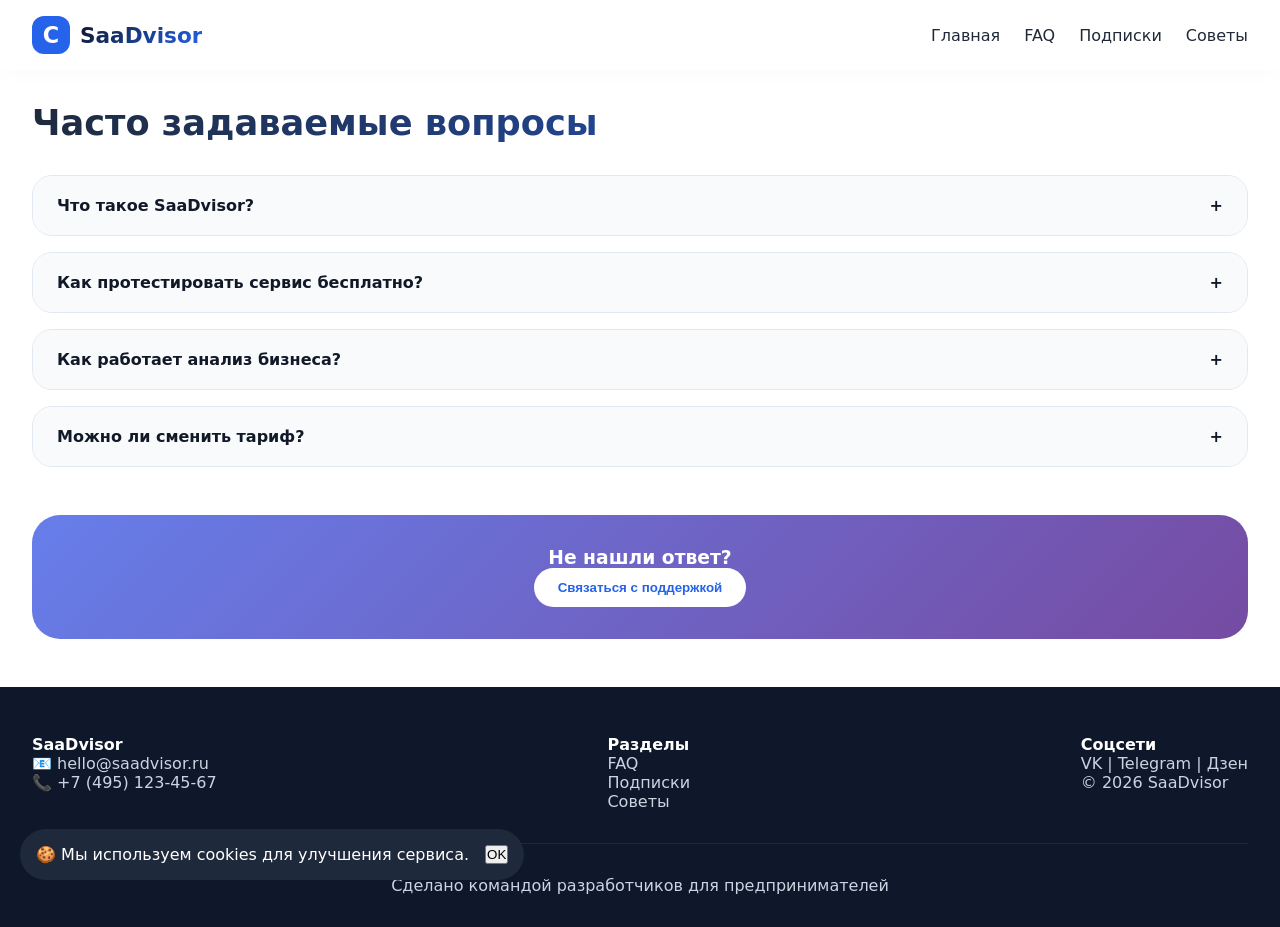
<file: proj/faq.html>
<!DOCTYPE html>
<html lang="ru">
<head>
    <meta charset="UTF-8">
    <meta name="viewport" content="width=device-width, initial-scale=1.0">
    <title>FAQ — SaaDvisor</title>
    <style>
        * {
            margin: 0;
            padding: 0;
            box-sizing: border-box;
        }
        body {
            font-family: 'Inter', system-ui, sans-serif;
            background: #ffffff;
            color: #111827;
        }
        .container {
            max-width: 1280px;
            margin: 0 auto;
            padding: 0 32px;
        }
        .navbar {
            background: white;
            box-shadow: 0 4px 20px rgba(0,0,0,0.02);
            position: sticky;
            top: 0;
            z-index: 100;
        }
        .nav-container {
            display: flex;
            align-items: center;
            justify-content: space-between;
            padding: 1rem 32px;
            max-width: 1400px;
            margin: 0 auto;
        }
        .logo-area {
            display: flex;
            align-items: center;
            gap: 10px;
            text-decoration: none;
        }
        .icon-project {
            background: #2563eb;
            width: 38px;
            height: 38px;
            border-radius: 12px;
            display: flex;
            align-items: center;
            justify-content: center;
            font-weight: 700;
            font-size: 1.4rem;
            color: white;
        }
        .project-name-menu {
            font-weight: 800;
            font-size: 1.35rem;
            background: linear-gradient(135deg, #0f172a, #2563eb);
            background-clip: text;
            -webkit-background-clip: text;
            color: transparent;
        }
        .nav-links {
            display: flex;
            gap: 1.5rem;
        }
        .nav-links a {
            text-decoration: none;
            color: #1f2937;
            font-weight: 500;
        }
        .section-title {
            font-size: 2.2rem;
            font-weight: 700;
            margin: 2rem 0;
            background: linear-gradient(135deg, #1e293b, #2563eb);
            background-clip: text;
            -webkit-background-clip: text;
            color: transparent;
        }
        .faq-item {
            background: white;
            border: 1px solid #e2e8f0;
            border-radius: 20px;
            margin-bottom: 1rem;
            overflow: hidden;
        }
        .faq-question {
            padding: 1.25rem 1.5rem;
            font-weight: 700;
            cursor: pointer;
            background: #f8fafc;
            display: flex;
            justify-content: space-between;
        }
        .faq-answer {
            padding: 0 1.5rem;
            max-height: 0;
            overflow: hidden;
            transition: max-height 0.3s ease;
        }
        .faq-item.active .faq-answer {
            padding: 1.25rem 1.5rem;
            max-height: 200px;
        }
        .contact-support {
            background: linear-gradient(135deg, #667eea 0%, #764ba2 100%);
            color: white;
            padding: 2rem;
            border-radius: 28px;
            text-align: center;
            margin: 3rem 0;
        }
        footer {
            background: #0f172a;
            color: #cbd5e1;
            padding: 48px 0 32px;
            margin-top: 3rem;
        }
        .footer-inner {
            display: flex;
            flex-wrap: wrap;
            justify-content: space-between;
            gap: 2rem;
        }
        .footer-copyright {
            text-align: center;
            margin-top: 2rem;
            padding-top: 2rem;
            border-top: 1px solid #1e293b;
        }
        .cookie-banner {
            position: fixed;
            bottom: 20px;
            left: 20px;
            background: #1e293b;
            color: white;
            padding: 1rem;
            border-radius: 40px;
            display: flex;
            gap: 1rem;
            z-index: 1000;
        }
        .hidden { display: none; }
        .btn-primary {
            background: white;
            color: #2563eb;
            padding: 0.75rem 1.5rem;
            border-radius: 40px;
            border: none;
            cursor: pointer;
            font-weight: 600;
        }
    </style>
</head>
<body>

<div class="navbar">
    <div class="nav-container">
        <a href="index.html" class="logo-area">
            <div class="icon-project">С</div>
            <span class="project-name-menu">SaaDvisor</span>
        </a>
        <div class="nav-links">
            <a href="index.html">Главная</a>
            <a href="faq.html">FAQ</a>
            <a href="tariffs.html">Подписки</a>
            <a href="tips.html">Советы</a>
        </div>
    </div>
</div>

<main>
    <div class="container">
        <h1 class="section-title">Часто задаваемые вопросы</h1>

        <div class="faq-item">
            <div class="faq-question">Что такое SaaDvisor? <span>+</span></div>
            <div class="faq-answer">Это цифровой помощник для предпринимателей, который проводит аудит бизнеса и даёт персонализированные рекомендации по развитию.</div>
        </div>
        <div class="faq-item">
            <div class="faq-question">Как протестировать сервис бесплатно? <span>+</span></div>
            <div class="faq-answer">Мы предлагаем 7-дневный бесплатный период на тарифе "Старт". Без автопродления.</div>
        </div>
        <div class="faq-item">
            <div class="faq-question">Как работает анализ бизнеса? <span>+</span></div>
            <div class="faq-answer">Мы проверяем ваш сайт (SEO, скорость, контент), соцсети (VK), карты (2ГИС, Яндекс) и генерируем отчёт с баллами и советами.</div>
        </div>
        <div class="faq-item">
            <div class="faq-question">Можно ли сменить тариф? <span>+</span></div>
            <div class="faq-answer">Да, вы можете повысить или понизить тариф в любой момент в личном кабинете.</div>
        </div>

        <div class="contact-support">
            <h3>Не нашли ответ?</h3>
            <button class="btn-primary" onclick="alert('Чат поддержки: @saadvisor_support')">Связаться с поддержкой</button>
        </div>
    </div>
</main>

<footer>
    <div class="container">
        <div class="footer-inner">
            <div><h4 style="color: white;">SaaDvisor</h4><p>📧 hello@saadvisor.ru</p><p>📞 +7 (495) 123-45-67</p></div>
            <div><h4 style="color: white;">Разделы</h4><ul style="list-style: none;"><li>FAQ</li><li>Подписки</li><li>Советы</li></ul></div>
            <div><h4 style="color: white;">Соцсети</h4><p>VK | Telegram | Дзен</p><p>© 2026 SaaDvisor</p></div>
        </div>
        <div class="footer-copyright">Сделано командой разработчиков для предпринимателей</div>
    </div>
</footer>

<div id="cookieBanner" class="cookie-banner">
    <span>🍪 Мы используем cookies для улучшения сервиса.</span>
    <button id="acceptCookieBtn" class="cookie-btn">OK</button>
</div>

<script>
    function setCookie(name, value, days) {
        let expires = "";
        if (days) {
            const date = new Date();
            date.setTime(date.getTime() + (days * 24 * 60 * 60 * 1000));
            expires = "; expires=" + date.toUTCString();
        }
        document.cookie = name + "=" + (value || "") + expires + "; path=/";
    }
    function getCookie(name) {
        let nameEQ = name + "=";
        let ca = document.cookie.split(';');
        for(let i=0; i < ca.length; i++) {
            let c = ca[i];
            while (c.charAt(0) === ' ') c = c.substring(1, c.length);
            if (c.indexOf(nameEQ) === 0) return c.substring(nameEQ.length, c.length);
        }
        return null;
    }
    const cookieBanner = document.getElementById('cookieBanner');
    const acceptBtn = document.getElementById('acceptCookieBtn');
    if (getCookie('cookies_consent') === 'true') {
        cookieBanner?.classList.add('hidden');
    }
    if (acceptBtn) {
        acceptBtn.addEventListener('click', () => {
            setCookie('cookies_consent', 'true', 365);
            cookieBanner.classList.add('hidden');
        });
    }

    document.querySelectorAll('.faq-item').forEach(item => {
        item.querySelector('.faq-question').addEventListener('click', () => item.classList.toggle('active'));
    });
</script>
</body>
</html>
</file>
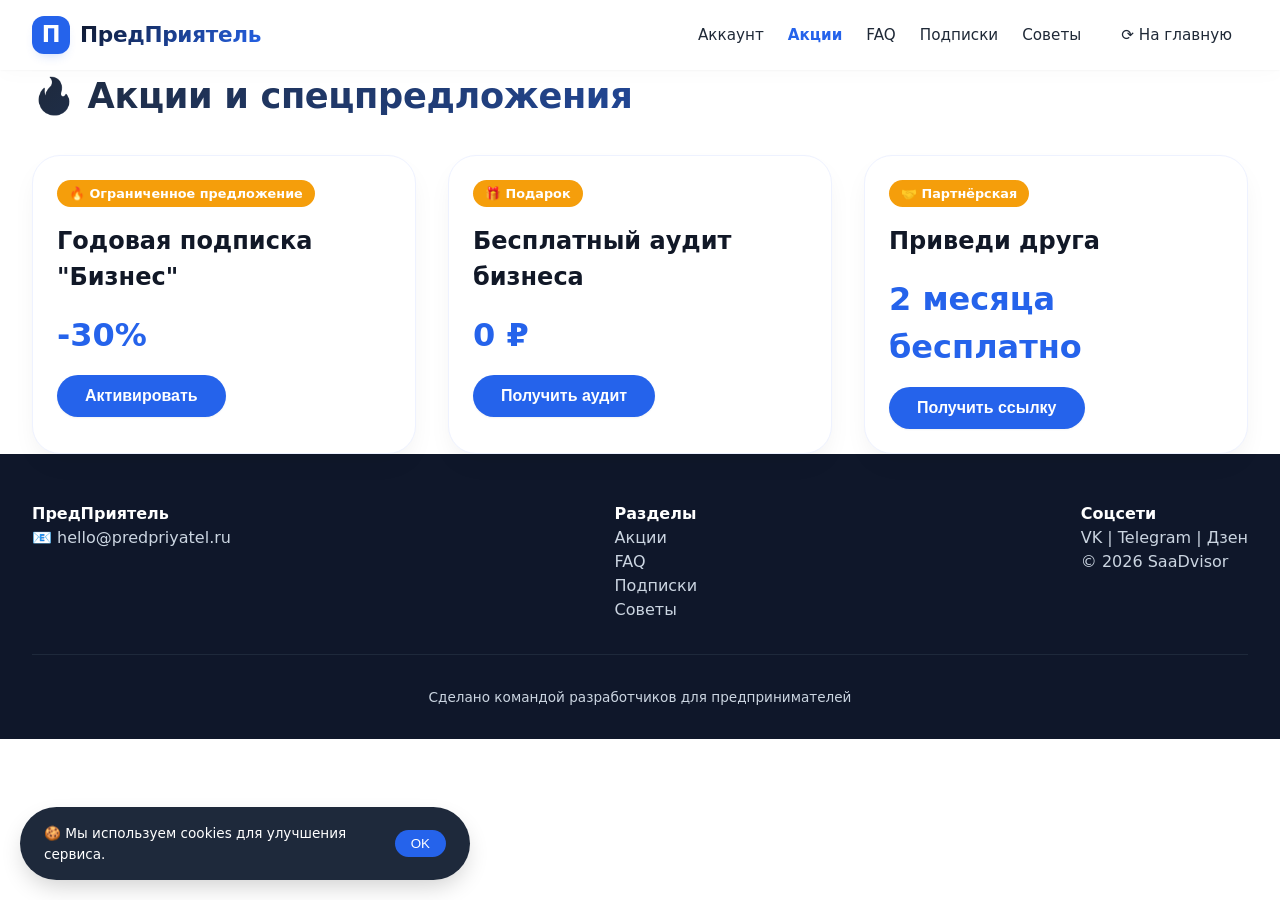
<file: proj/promotions.html>
<!DOCTYPE html>
<html lang="ru">
<head>
    <meta charset="UTF-8">
    <meta name="viewport" content="width=device-width, initial-scale=1.0">
    <title>Акции — ПредПриятель</title>
    <link rel="stylesheet" href="style.css">
    <style>
        .promo-grid {
            display: grid;
            grid-template-columns: repeat(auto-fit, minmax(320px, 1fr));
            gap: 2rem;
            margin-top: 2rem;
        }
        .promo-card {
            background: white;
            border-radius: 28px;
            padding: 1.5rem;
            box-shadow: 0 12px 28px -8px rgba(0,0,0,0.08);
            border: 1px solid #eef2ff;
            transition: 0.3s;
        }
        .promo-card:hover { transform: translateY(-5px); }
        .promo-badge {
            background: #f59e0b;
            color: white;
            padding: 4px 12px;
            display: inline-block;
            border-radius: 40px;
            font-size: 0.8rem;
            font-weight: 600;
            margin-bottom: 1rem;
        }
        .promo-title { font-size: 1.5rem; font-weight: 700; margin-bottom: 0.5rem; }
        .promo-discount { font-size: 2rem; font-weight: 800; color: #2563eb; margin: 1rem 0; }
    </style>
</head>
<body>

<div class="navbar">
    <div class="nav-container">
        <a href="index.html" class="logo-area">
            <div class="icon-project">П</div>
            <span class="project-name-menu">ПредПриятель</span>
        </a>
        <div class="nav-links">
            <a href="account.html" id="nav-account">Аккаунт</a>
            <a href="promotions.html" id="nav-promo">Акции</a>
            <a href="faq.html" id="nav-faq">FAQ</a>
            <a href="tariffs.html" id="nav-subs">Подписки</a>
            <a href="tips.html" id="nav-tips">Советы</a>
            <a href="index.html" class="landing-return">⟳ На главную</a>
        </div>
    </div>
</div>

<main>
    <div class="container">
        <h1 class="section-title fade-on-scroll">🔥 Акции и спецпредложения</h1>
        <div class="promo-grid">
            <div class="promo-card fade-on-scroll">
                <div class="promo-badge">🔥 Ограниченное предложение</div>
                <h3 class="promo-title">Годовая подписка "Бизнес"</h3>
                <div class="promo-discount">-30%</div>
                <button class="btn-primary" onclick="alert('Специальное предложение активировано!')">Активировать</button>
            </div>
            <div class="promo-card fade-on-scroll">
                <div class="promo-badge">🎁 Подарок</div>
                <h3 class="promo-title">Бесплатный аудит бизнеса</h3>
                <div class="promo-discount">0 ₽</div>
                <button class="btn-primary" onclick="alert('Подарок активирован!')">Получить аудит</button>
            </div>
            <div class="promo-card fade-on-scroll">
                <div class="promo-badge">🤝 Партнёрская</div>
                <h3 class="promo-title">Приведи друга</h3>
                <div class="promo-discount">2 месяца бесплатно</div>
                <button class="btn-primary" onclick="alert('Реферальная ссылка сгенерирована!')">Получить ссылку</button>
            </div>
        </div>
    </div>
</main>

<footer>
    <div class="container">
        <div class="footer-inner">
            <div><h4 style="color: white;">ПредПриятель</h4><p>📧 hello@predpriyatel.ru</p></div>
            <div><h4 style="color: white;">Разделы</h4><ul style="list-style: none;"><li>Акции</li><li>FAQ</li><li>Подписки</li><li>Советы</li></ul></div>
            <div><h4 style="color: white;">Соцсети</h4><p>VK | Telegram | Дзен</p><p>© 2026 SaaDvisor</p></div>
        </div>
        <div class="footer-copyright">Сделано командой разработчиков для предпринимателей</div>
    </div>
</footer>

<div id="cookieBanner" class="cookie-banner">
    <span>🍪 Мы используем cookies для улучшения сервиса.</span>
    <button id="acceptCookieBtn" class="cookie-btn">OK</button>
</div>

<script src="script.js"></script>
</body>
</html>
</file>
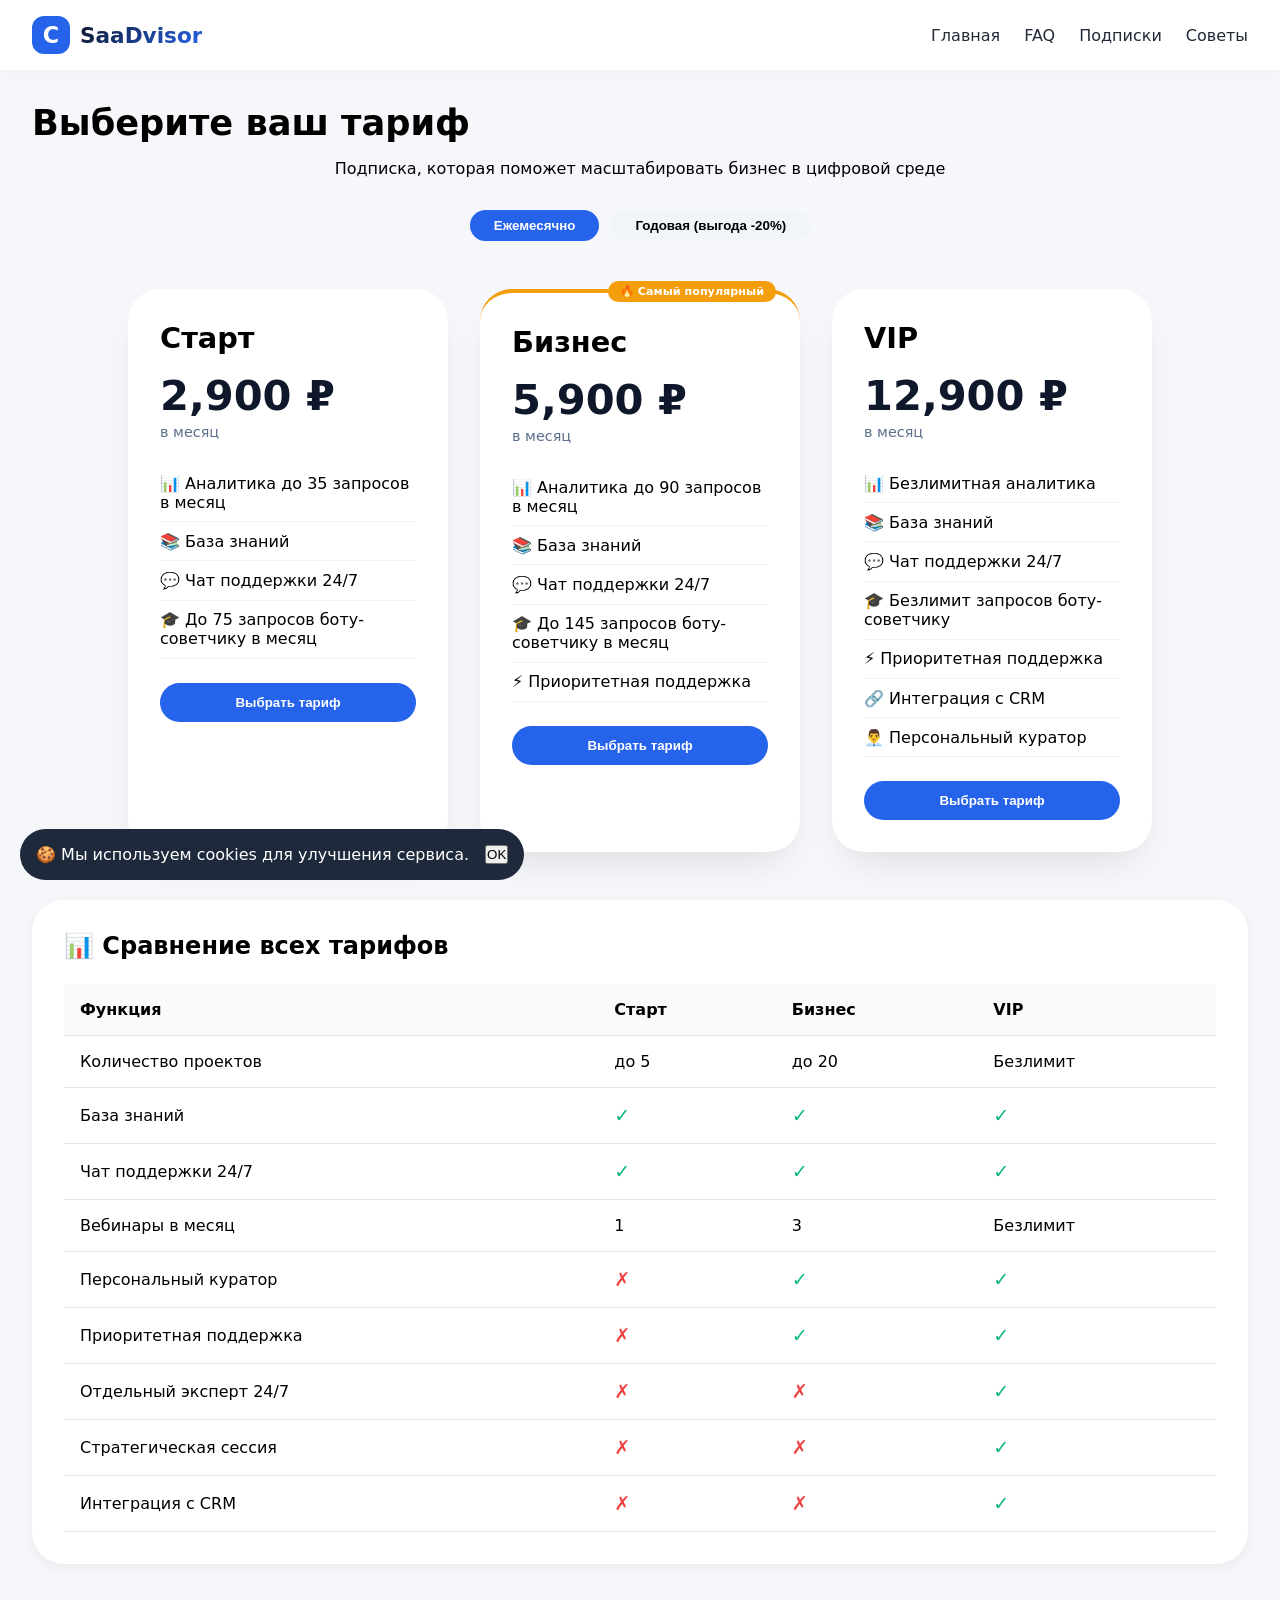
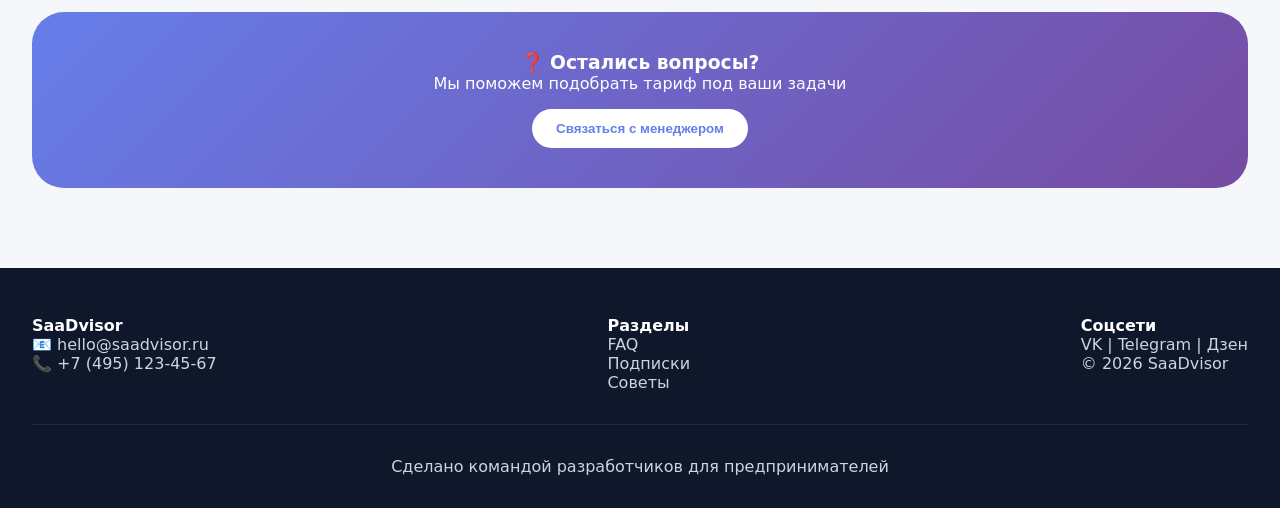
<file: proj/tariffs.html>
<!DOCTYPE html>
<html lang="ru">
<head>
    <meta charset="UTF-8">
    <meta name="viewport" content="width=device-width, initial-scale=1.0">
    <title>Подписки — SaaDvisor</title>
    <style>
        * {
            margin: 0;
            padding: 0;
            box-sizing: border-box;
        }
        body {
            font-family: 'Inter', system-ui, sans-serif;
            background: #f5f7fb;
            min-height: 100vh;
            display: flex;
            flex-direction: column;
        }
        .container {
            max-width: 1280px;
            margin: 0 auto;
            padding: 0 32px;
        }
        .navbar {
            background: white;
            box-shadow: 0 4px 20px rgba(0,0,0,0.02);
            padding: 1rem 2rem;
        }
        .nav-container {
            display: flex;
            align-items: center;
            justify-content: space-between;
            max-width: 1400px;
            margin: 0 auto;
        }
        .logo-area {
            display: flex;
            align-items: center;
            gap: 10px;
            text-decoration: none;
        }
        .icon-project {
            background: #2563eb;
            width: 38px;
            height: 38px;
            border-radius: 12px;
            display: flex;
            align-items: center;
            justify-content: center;
            font-weight: 700;
            font-size: 1.4rem;
            color: white;
        }
        .project-name-menu {
            font-weight: 800;
            font-size: 1.35rem;
            background: linear-gradient(135deg, #0f172a, #2563eb);
            background-clip: text;
            -webkit-background-clip: text;
            color: transparent;
        }
        .nav-links {
            display: flex;
            gap: 1.5rem;
        }
        .nav-links a {
            text-decoration: none;
            color: #1f2937;
            font-weight: 500;
        }
        .section-title {
            font-size: 2.2rem;
            font-weight: 700;
            margin: 2rem 0 1rem;
        }
        .pricing-switch {
            display: flex;
            justify-content: center;
            gap: 12px;
            margin-bottom: 48px;
        }
        .period-btn {
            background: #f1f5f9;
            border: none;
            padding: 8px 24px;
            border-radius: 40px;
            font-weight: 600;
            cursor: pointer;
            transition: all 0.2s;
        }
        .period-btn.active {
            background: #2563eb;
            color: white;
        }
        .tariffs-grid {
            display: flex;
            flex-wrap: wrap;
            justify-content: center;
            gap: 2rem;
            margin-bottom: 3rem;
        }
        .tariff-card {
            background: white;
            border-radius: 32px;
            padding: 2rem;
            width: 320px;
            box-shadow: 0 20px 35px -12px rgba(0,0,0,0.1);
            position: relative;
            transition: transform 0.2s;
        }
        .tariff-card:hover {
            transform: translateY(-8px);
        }
        .tariff-popular {
            border-top: 4px solid #f59e0b;
        }
        .popular-badge {
            position: absolute;
            top: -12px;
            right: 24px;
            background: #f59e0b;
            color: white;
            padding: 4px 12px;
            border-radius: 40px;
            font-size: 0.7rem;
            font-weight: 600;
        }
        .tariff-name {
            font-size: 1.8rem;
            font-weight: 700;
        }
        .tariff-price {
            font-size: 2.6rem;
            font-weight: 800;
            margin: 1rem 0 0.25rem;
            color: #0f172a;
        }
        .price-period {
            font-size: 0.9rem;
            color: #5b6e8c;
            margin-bottom: 1.5rem;
        }
        .tariff-features {
            list-style: none;
            margin: 1.5rem 0;
        }
        .tariff-features li {
            padding: 0.6rem 0;
            border-bottom: 1px solid #f0f2f5;
        }
        .btn-primary {
            background: #2563eb;
            color: white;
            width: 100%;
            padding: 0.75rem;
            border-radius: 40px;
            border: none;
            cursor: pointer;
            font-weight: 600;
            transition: all 0.2s;
        }
        .btn-primary:hover {
            background: #1d4ed8;
            transform: translateY(-2px);
        }
        .comparison-table {
            background: white;
            border-radius: 32px;
            padding: 2rem;
            margin: 3rem 0;
            box-shadow: 0 4px 12px rgba(0,0,0,0.05);
        }
        .comparison-table h3 {
            margin-bottom: 1.5rem;
            font-size: 1.5rem;
        }
        .comparison-table table {
            width: 100%;
            border-collapse: collapse;
        }
        .comparison-table th,
        .comparison-table td {
            padding: 1rem;
            text-align: left;
            border-bottom: 1px solid #e2e8f0;
        }
        .comparison-table th {
            background: #f8fafc;
            font-weight: 600;
        }
        .comparison-table .check {
            color: #10b981;
            font-size: 1.2rem;
        }
        .comparison-table .cross {
            color: #ef4444;
            font-size: 1.2rem;
        }
        .faq-section {
            background: linear-gradient(135deg, #667eea 0%, #764ba2 100%);
            border-radius: 32px;
            padding: 2.5rem;
            text-align: center;
            margin: 2rem 0;
            color: white;
        }
        .faq-section .btn-outline {
            background: white;
            color: #667eea;
            border: none;
            padding: 0.75rem 1.5rem;
            border-radius: 40px;
            cursor: pointer;
            font-weight: 600;
            margin-top: 1rem;
        }
        footer {
            background: #0f172a;
            color: #cbd5e1;
            padding: 48px 0 32px;
            margin-top: 3rem;
        }
        .footer-inner {
            display: flex;
            flex-wrap: wrap;
            justify-content: space-between;
            gap: 2rem;
        }
        .footer-copyright {
            text-align: center;
            margin-top: 2rem;
            padding-top: 2rem;
            border-top: 1px solid #1e293b;
        }
        .cookie-banner {
            position: fixed;
            bottom: 20px;
            left: 20px;
            background: #1e293b;
            color: white;
            padding: 1rem;
            border-radius: 40px;
            display: flex;
            gap: 1rem;
            z-index: 1000;
        }
        .hidden { display: none; }
        @media (max-width: 768px) {
            .tariffs-grid { flex-direction: column; align-items: center; }
            .comparison-table { overflow-x: auto; }
            .comparison-table table { min-width: 600px; }
        }
    </style>
</head>
<body>

<div class="navbar">
    <div class="nav-container">
        <a href="index.html" class="logo-area">
            <div class="icon-project">С</div>
            <span class="project-name-menu">SaaDvisor</span>
        </a>
        <div class="nav-links">
            <a href="index.html">Главная</a>
            <a href="faq.html">FAQ</a>
            <a href="tariffs.html">Подписки</a>
            <a href="tips.html">Советы</a>
        </div>
    </div>
</div>

<main style="flex: 1;">
    <div class="container">
        <h1 class="section-title">Выберите ваш тариф</h1>
        <p style="margin-bottom: 2rem; text-align: center;">Подписка, которая поможет масштабировать бизнес в цифровой среде</p>

        <div class="pricing-switch">
            <button class="period-btn active" data-period="month">Ежемесячно</button>
            <button class="period-btn" data-period="year">Годовая (выгода -20%)</button>
        </div>

        <div class="tariffs-grid" id="tariffsContainer"></div>

        <div class="comparison-table">
            <h3>📊 Сравнение всех тарифов</h3>
            <table>
                <thead>
                    <tr><th>Функция</th><th>Старт</th><th>Бизнес</th><th>VIP</th></tr>
                </thead>
                <tbody>
                    <tr><td>Количество проектов</td><td>до 5</td><td>до 20</td><td>Безлимит</td></tr>
                    <tr><td>База знаний</td><td class="check">✓</td><td class="check">✓</td><td class="check">✓</td></tr>
                    <tr><td>Чат поддержки 24/7</td><td class="check">✓</td><td class="check">✓</td><td class="check">✓</td></tr>
                    <tr><td>Вебинары в месяц</td><td>1</td><td>3</td><td>Безлимит</td></tr>
                    <tr><td>Персональный куратор</td><td class="cross">✗</td><td class="check">✓</td><td class="check">✓</td></tr>
                    <tr><td>Приоритетная поддержка</td><td class="cross">✗</td><td class="check">✓</td><td class="check">✓</td></tr>
                    <tr><td>Отдельный эксперт 24/7</td><td class="cross">✗</td><td class="cross">✗</td><td class="check">✓</td></tr>
                    <tr><td>Стратегическая сессия</td><td class="cross">✗</td><td class="cross">✗</td><td class="check">✓</td></tr>
                    <tr><td>Интеграция с CRM</td><td class="cross">✗</td><td class="cross">✗</td><td class="check">✓</td></tr>
                </tbody>
            </table>
        </div>

        <div class="faq-section">
            <h3>❓ Остались вопросы?</h3>
            <p>Мы поможем подобрать тариф под ваши задачи</p>
            <button class="btn-outline" onclick="alert('Свяжитесь с нами: hello@saadvisor.ru')">Связаться с менеджером</button>
        </div>
    </div>
</main>

<footer>
    <div class="container">
        <div class="footer-inner">
            <div><h4 style="color: white;">SaaDvisor</h4><p>📧 hello@saadvisor.ru</p><p>📞 +7 (495) 123-45-67</p></div>
            <div><h4 style="color: white;">Разделы</h4><ul style="list-style: none;"><li>FAQ</li><li>Подписки</li><li>Советы</li></ul></div>
            <div><h4 style="color: white;">Соцсети</h4><p>VK | Telegram | Дзен</p><p>© 2026 SaaDvisor</p></div>
        </div>
        <div class="footer-copyright">Сделано командой разработчиков для предпринимателей</div>
    </div>
</footer>
</footer>

<div id="cookieBanner" class="cookie-banner">
    <span>🍪 Мы используем cookies для улучшения сервиса.</span>
    <button id="acceptCookieBtn" class="cookie-btn">OK</button>
</div>

<script>
    const tariffsData = {
        month: {
            basic: { name: "Старт", price: 2900, popular: false, features: ["📊 Аналитика до 35 запросов в месяц", "📚 База знаний", "💬 Чат поддержки 24/7", "🎓 До 75 запросов боту-советчику в месяц"] },
            pro: { name: "Бизнес", price: 5900, popular: true, features: ["📊 Аналитика до 90 запросов в месяц", "📚 База знаний", "💬 Чат поддержки 24/7", "🎓 До 145 запросов боту-советчику в месяц", "⚡ Приоритетная поддержка"] },
            vip: { name: "VIP", price: 12900, popular: false, features: ["📊 Безлимитная аналитика", "📚 База знаний", "💬 Чат поддержки 24/7", "🎓 Безлимит запросов боту-советчику", "⚡ Приоритетная поддержка", "🔗 Интеграция с CRM", "👨‍💼 Персональный куратор"] }
        },
        year: {
            basic: { name: "Старт", price: 2465, popular: false, features: ["📊 Аналитика до 35 запросов в месяц", "📚 База знаний", "💬 Чат поддержки 24/7", "🎓 До 75 запросов боту-советчику в месяц"] },
            pro: { name: "Бизнес", price: 5015, popular: true, features: ["📊 Аналитика до 90 запросов в месяц", "📚 База знаний", "💬 Чат поддержки 24/7", "🎓 До 145 запросов боту-советчику в месяц", "⚡ Приоритетная поддержка"] },
            vip: { name: "VIP", price: 10965, popular: false, features: ["📊 Безлимитная аналитика", "📚 База знаний", "💬 Чат поддержки 24/7", "🎓 Безлимит запросов боту-советчику", "⚡ Приоритетная поддержка", "🔗 Интеграция с CRM", "👨‍💼 Персональный куратор"] }
        }
    };

    function renderTariffs(period) {
        const container = document.getElementById('tariffsContainer');
        const data = tariffsData[period];
        container.innerHTML = '';

        Object.values(data).forEach(t => {
            const card = document.createElement('div');
            card.className = `tariff-card ${t.popular ? 'tariff-popular' : ''}`;
            if (t.popular) card.innerHTML += `<div class="popular-badge">🔥 Самый популярный</div>`;
            card.innerHTML += `
                <div class="tariff-name">${t.name}</div>
                <div class="tariff-price">${t.price.toLocaleString()} ₽</div>
                <div class="price-period">${period === 'year' ? 'в месяц при оплате года' : 'в месяц'}</div>
                <ul class="tariff-features">${t.features.map(f => `<li>${f}</li>`).join('')}</ul>
                <button class="btn-primary" data-tariff="${t.name}">Выбрать тариф</button>
            `;
            container.appendChild(card);
        });

        document.querySelectorAll('.btn-primary').forEach(btn => {
            btn.addEventListener('click', () => alert(`✨ Спасибо за выбор тарифа "${btn.dataset.tariff}"! Менеджер свяжется с вами.`));
        });
    }

    let currentPeriod = 'month';
    renderTariffs('month');

    document.querySelectorAll('.period-btn').forEach(btn => {
        btn.addEventListener('click', () => {
            document.querySelectorAll('.period-btn').forEach(b => b.classList.remove('active'));
            btn.classList.add('active');
            currentPeriod = btn.dataset.period;
            renderTariffs(currentPeriod);
        });
    });

    function setCookie(name, value, days) {
        let expires = "";
        if (days) {
            const date = new Date();
            date.setTime(date.getTime() + (days * 24 * 60 * 60 * 1000));
            expires = "; expires=" + date.toUTCString();
        }
        document.cookie = name + "=" + (value || "") + expires + "; path=/";
    }

    function getCookie(name) {
        let nameEQ = name + "=";
        let ca = document.cookie.split(';');
        for(let i=0; i < ca.length; i++) {
            let c = ca[i];
            while (c.charAt(0) === ' ') c = c.substring(1, c.length);
            if (c.indexOf(nameEQ) === 0) return c.substring(nameEQ.length, c.length);
        }
        return null;
    }

    const cookieBanner = document.getElementById('cookieBanner');
    const acceptBtn = document.getElementById('acceptCookieBtn');
    if (getCookie('cookies_consent') === 'true') {
        cookieBanner?.classList.add('hidden');
    }
    if (acceptBtn) {
        acceptBtn.addEventListener('click', () => {
            setCookie('cookies_consent', 'true', 365);
            cookieBanner.classList.add('hidden');
        });
    }
</script>
</body>
</html>
</file>
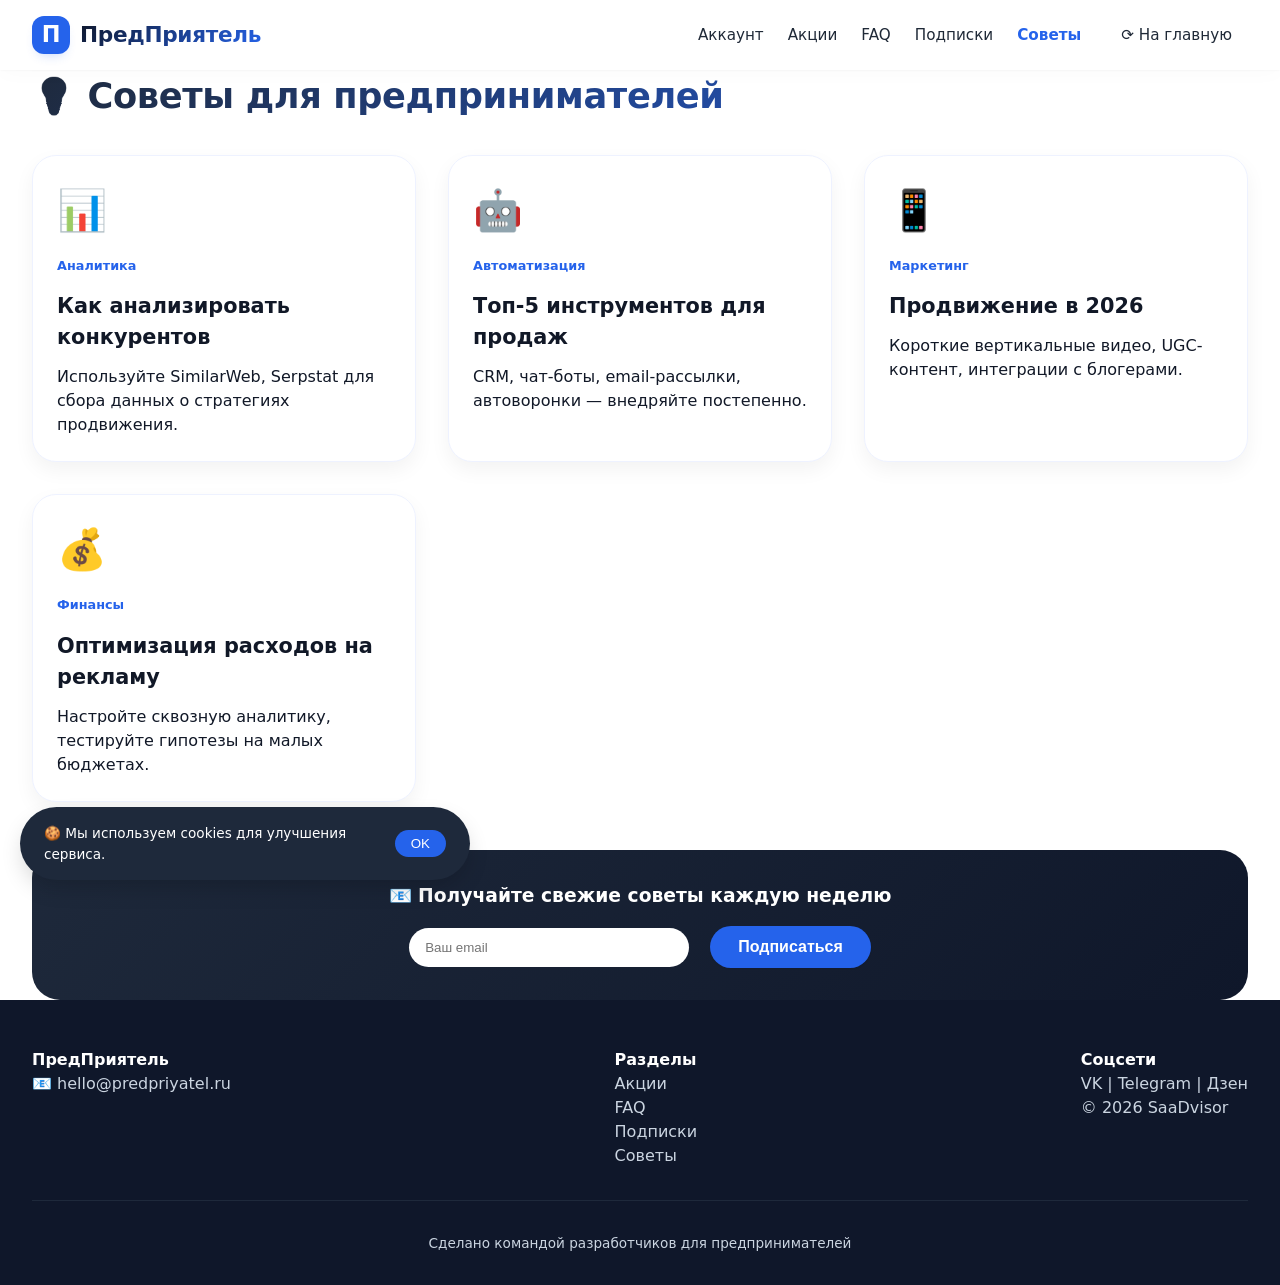
<file: proj/tips.html>
<!DOCTYPE html>
<html lang="ru">
<head>
    <meta charset="UTF-8">
    <meta name="viewport" content="width=device-width, initial-scale=1.0">
    <title>Советы — ПредПриятель</title>
    <link rel="stylesheet" href="style.css">
    <style>
        .tips-grid {
            display: grid;
            grid-template-columns: repeat(auto-fit, minmax(350px, 1fr));
            gap: 2rem;
            margin-top: 2rem;
        }
        .tip-card {
            background: white;
            border-radius: 24px;
            padding: 1.5rem;
            box-shadow: 0 8px 20px rgba(0,0,0,0.05);
            border: 1px solid #eef2ff;
            transition: 0.3s;
        }
        .tip-card:hover { transform: translateY(-4px); }
        .tip-icon { font-size: 2.5rem; margin-bottom: 1rem; }
        .tip-title { font-size: 1.3rem; font-weight: 700; margin-bottom: 0.75rem; }
        .tip-category { color: #2563eb; font-size: 0.8rem; font-weight: 600; margin-bottom: 1rem; }
        .newsletter {
            background: linear-gradient(135deg, #1e293b, #0f172a);
            color: white;
            padding: 2rem;
            border-radius: 28px;
            text-align: center;
            margin-top: 3rem;
        }
        .email-input {
            padding: 0.75rem 1rem;
            border-radius: 40px;
            border: none;
            width: 280px;
            margin-right: 1rem;
        }
        @media (max-width: 768px) { .email-input { width: 100%; margin-bottom: 1rem; } }
    </style>
</head>
<body>

<div class="navbar">
    <div class="nav-container">
        <a href="index.html" class="logo-area">
            <div class="icon-project">П</div>
            <span class="project-name-menu">ПредПриятель</span>
        </a>
        <div class="nav-links">
            <a href="account.html" id="nav-account">Аккаунт</a>
            <a href="promotions.html" id="nav-promo">Акции</a>
            <a href="faq.html" id="nav-faq">FAQ</a>
            <a href="tariffs.html" id="nav-subs">Подписки</a>
            <a href="tips.html" id="nav-tips">Советы</a>
            <a href="index.html" class="landing-return">⟳ На главную</a>
        </div>
    </div>
</div>

<main>
    <div class="container">
        <h1 class="section-title fade-on-scroll">💡 Советы для предпринимателей</h1>
        <div class="tips-grid">
            <div class="tip-card fade-on-scroll"><div class="tip-icon">📊</div><div class="tip-category">Аналитика</div><h3 class="tip-title">Как анализировать конкурентов</h3><p>Используйте SimilarWeb, Serpstat для сбора данных о стратегиях продвижения.</p></div>
            <div class="tip-card fade-on-scroll"><div class="tip-icon">🤖</div><div class="tip-category">Автоматизация</div><h3 class="tip-title">Топ-5 инструментов для продаж</h3><p>CRM, чат-боты, email-рассылки, автоворонки — внедряйте постепенно.</p></div>
            <div class="tip-card fade-on-scroll"><div class="tip-icon">📱</div><div class="tip-category">Маркетинг</div><h3 class="tip-title">Продвижение в 2026</h3><p>Короткие вертикальные видео, UGC-контент, интеграции с блогерами.</p></div>
            <div class="tip-card fade-on-scroll"><div class="tip-icon">💰</div><div class="tip-category">Финансы</div><h3 class="tip-title">Оптимизация расходов на рекламу</h3><p>Настройте сквозную аналитику, тестируйте гипотезы на малых бюджетах.</p></div>
        </div>
        <div class="newsletter fade-on-scroll">
            <h3>📧 Получайте свежие советы каждую неделю</h3>
            <div style="margin-top: 1rem;">
                <input type="email" class="email-input" placeholder="Ваш email" id="newsEmail">
                <button class="btn-primary" onclick="alert('Подписка оформлена!')">Подписаться</button>
            </div>
        </div>
    </div>
</main>

<footer>
    <div class="container">
        <div class="footer-inner">
            <div><h4 style="color: white;">ПредПриятель</h4><p>📧 hello@predpriyatel.ru</p></div>
            <div><h4 style="color: white;">Разделы</h4><ul style="list-style: none;"><li>Акции</li><li>FAQ</li><li>Подписки</li><li>Советы</li></ul></div>
            <div><h4 style="color: white;">Соцсети</h4><p>VK | Telegram | Дзен</p><p>© 2026 SaaDvisor</p></div>
        </div>
        <div class="footer-copyright">Сделано командой разработчиков для предпринимателей</div>
    </div>
</footer>

<div id="cookieBanner" class="cookie-banner">
    <span>🍪 Мы используем cookies для улучшения сервиса.</span>
    <button id="acceptCookieBtn" class="cookie-btn">OK</button>
</div>

<script src="script.js"></script>
</body>
</html>
</file>
<file: proj/style.css>
/* ==================== RESET & GLOBAL ==================== */
* {
    margin: 0;
    padding: 0;
    box-sizing: border-box;
}

body {
    font-family: 'Inter', system-ui, -apple-system, 'Segoe UI', Roboto, Helvetica, sans-serif;
    background-color: #ffffff;
    color: #111827;
    line-height: 1.5;
    scroll-behavior: smooth;
}

.container {
    max-width: 1280px;
    margin: 0 auto;
    padding: 0 32px;
}

/* кнопки общие */
.btn-primary {
    display: inline-flex;
    align-items: center;
    justify-content: center;
    background: #2563eb;
    color: white;
    font-weight: 600;
    font-size: 1rem;
    padding: 0.75rem 1.75rem;
    border-radius: 40px;
    border: none;
    cursor: pointer;
    transition: all 0.2s ease;
    text-decoration: none;
    box-shadow: 0 1px 2px rgba(0,0,0,0.05);
}
.btn-primary:hover {
    background: #1d4ed8;
    transform: translateY(-2px);
    box-shadow: 0 8px 20px rgba(37,99,235,0.2);
}
.btn-outline {
    background: transparent;
    border: 1.5px solid #2563eb;
    color: #2563eb;
    font-weight: 600;
    padding: 0.7rem 1.7rem;
    border-radius: 40px;
    transition: all 0.2s;
    cursor: pointer;
}
.btn-outline:hover {
    background: #eff6ff;
    transform: translateY(-1px);
}

/* секции */
section {
    padding: 80px 0;
    border-bottom: 1px solid #f0f2f5;
}
.section-title {
    font-size: 2.2rem;
    font-weight: 700;
    margin-bottom: 1rem;
    letter-spacing: -0.01em;
    background: linear-gradient(135deg, #1e293b, #2563eb);
    background-clip: text;
    -webkit-background-clip: text;
    color: transparent;
}
.section-sub {
    font-size: 1.2rem;
    color: #4b5563;
    max-width: 700px;
    margin-bottom: 2rem;
}

/* ========== МЕНЮ ========== */
.navbar {
    background: white;
    box-shadow: 0 4px 20px rgba(0,0,0,0.02), 0 1px 2px rgba(0,0,0,0.03);
    position: sticky;
    top: 0;
    z-index: 100;
    backdrop-filter: blur(2px);
    background: rgba(255,255,255,0.96);
}
.nav-container {
    display: flex;
    align-items: center;
    justify-content: space-between;
    flex-wrap: wrap;
    padding: 1rem 32px;
    max-width: 1400px;
    margin: 0 auto;
}
.logo-area {
    display: flex;
    align-items: center;
    gap: 10px;
    cursor: pointer;
    text-decoration: none;
}
.icon-project {
    background: #2563eb;
    width: 38px;
    height: 38px;
    border-radius: 12px;
    display: flex;
    align-items: center;
    justify-content: center;
    font-weight: 700;
    font-size: 1.4rem;
    color: white;
    box-shadow: 0 6px 12px -6px rgba(37,99,235,0.3);
}
.project-name-menu {
    font-weight: 800;
    font-size: 1.35rem;
    letter-spacing: -0.3px;
    background: linear-gradient(135deg, #0f172a, #2563eb);
    background-clip: text;
    -webkit-background-clip: text;
    color: transparent;
}
.nav-links {
    display: flex;
    align-items: center;
    gap: 1.5rem;
    flex-wrap: wrap;
}
.nav-links a, .nav-btn-link {
    text-decoration: none;
    color: #1f2937;
    font-weight: 500;
    transition: 0.2s;
    cursor: pointer;
    background: none;
    border: none;
    font-size: 0.95rem;
}
.nav-links a:hover, .nav-btn-link:hover {
    color: #2563eb;
}
.landing-return {
    background: #f3f4f6;
    padding: 0.4rem 1rem;
    border-radius: 40px;
    font-weight: 600;
}
.landing-return:hover {
    background: #e5e7eb;
}
.active-page {
    color: #2563eb !important;
    font-weight: 700 !important;
}
@media (max-width: 780px) {
    .nav-container { flex-direction: column; gap: 12px; }
    .nav-links { justify-content: center; margin-top: 8px; gap: 1rem; }
    .container { padding: 0 20px; }
    section { padding: 60px 0; }
}

/* ========== ФУТЕР ========== */
footer {
    background: #0f172a;
    color: #cbd5e1;
    padding: 48px 0 32px;
}
.footer-inner {
    display: flex;
    flex-wrap: wrap;
    justify-content: space-between;
    gap: 2rem;
}
.footer-copyright {
    text-align: center;
    margin-top: 2rem;
    padding-top: 2rem;
    border-top: 1px solid #1e293b;
    font-size: 0.85rem;
}

/* ========== КУКИ ========== */
.cookie-banner {
    position: fixed;
    bottom: 20px;
    left: 20px;
    right: 20px;
    max-width: 450px;
    background: #1e293b;
    color: white;
    padding: 1rem 1.5rem;
    border-radius: 40px;
    display: flex;
    align-items: center;
    justify-content: space-between;
    gap: 1rem;
    z-index: 1000;
    box-shadow: 0 10px 25px -5px rgba(0,0,0,0.2);
    font-size: 0.85rem;
}
.cookie-btn {
    background: #2563eb;
    border: none;
    color: white;
    padding: 6px 16px;
    border-radius: 30px;
    cursor: pointer;
    font-weight: 500;
}
.hidden {
    display: none;
}
@keyframes fadeUp {
    from { opacity: 0; transform: translateY(20px); }
    to { opacity: 1; transform: translateY(0); }
}
.fade-up {
    animation: fadeUp 0.6s ease forwards;
}
</file>
